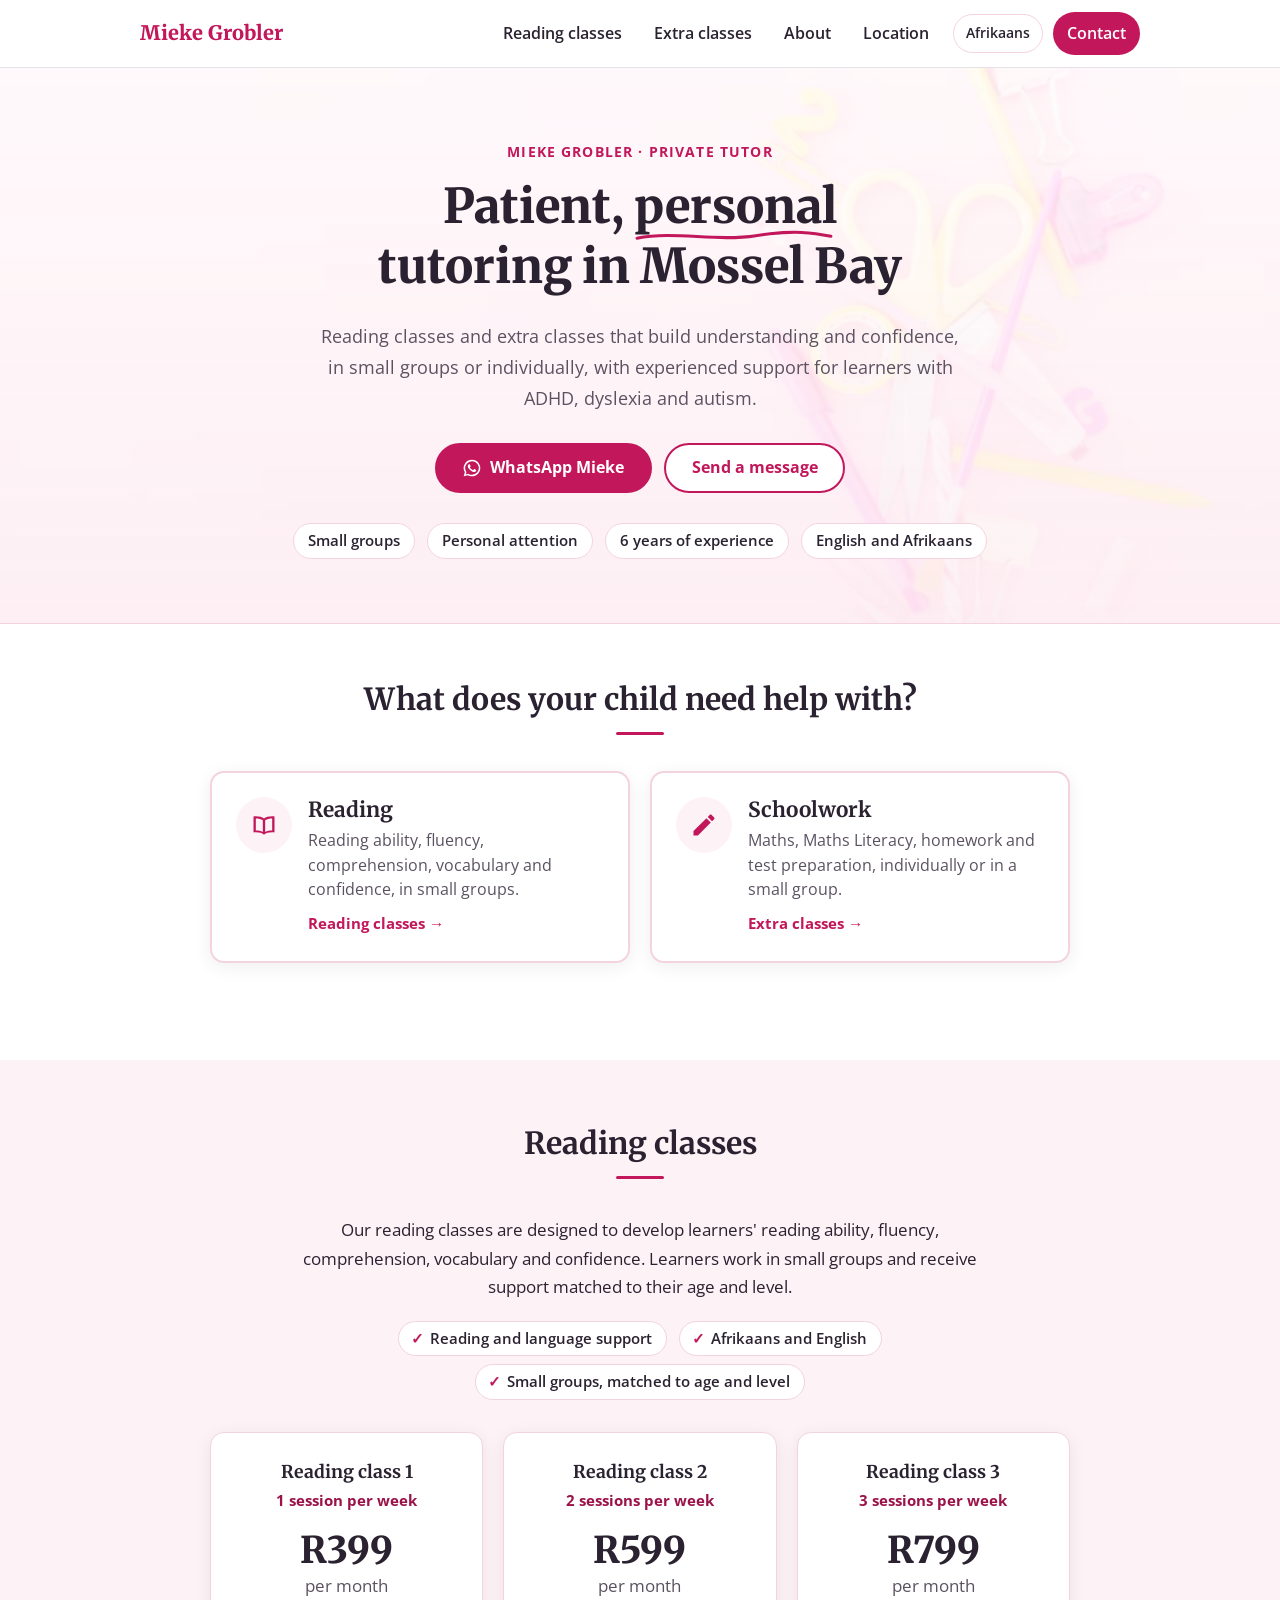
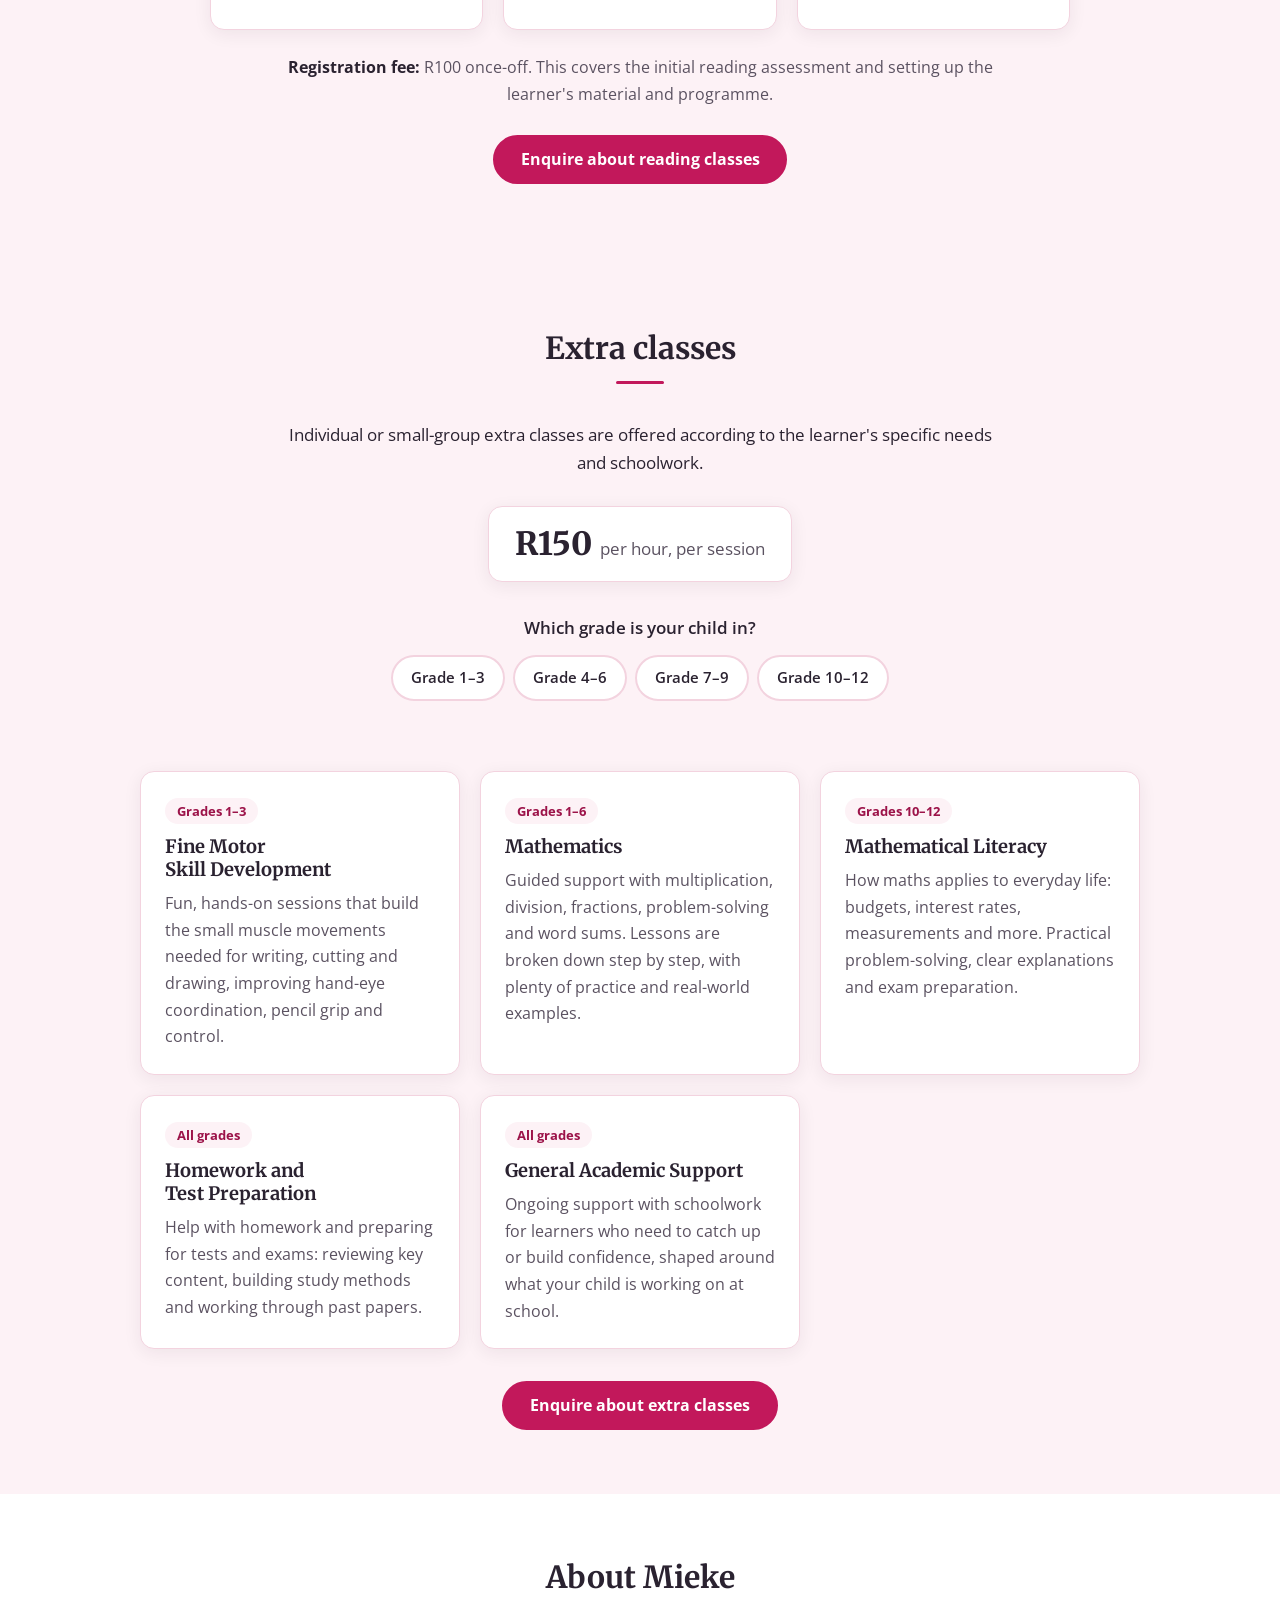
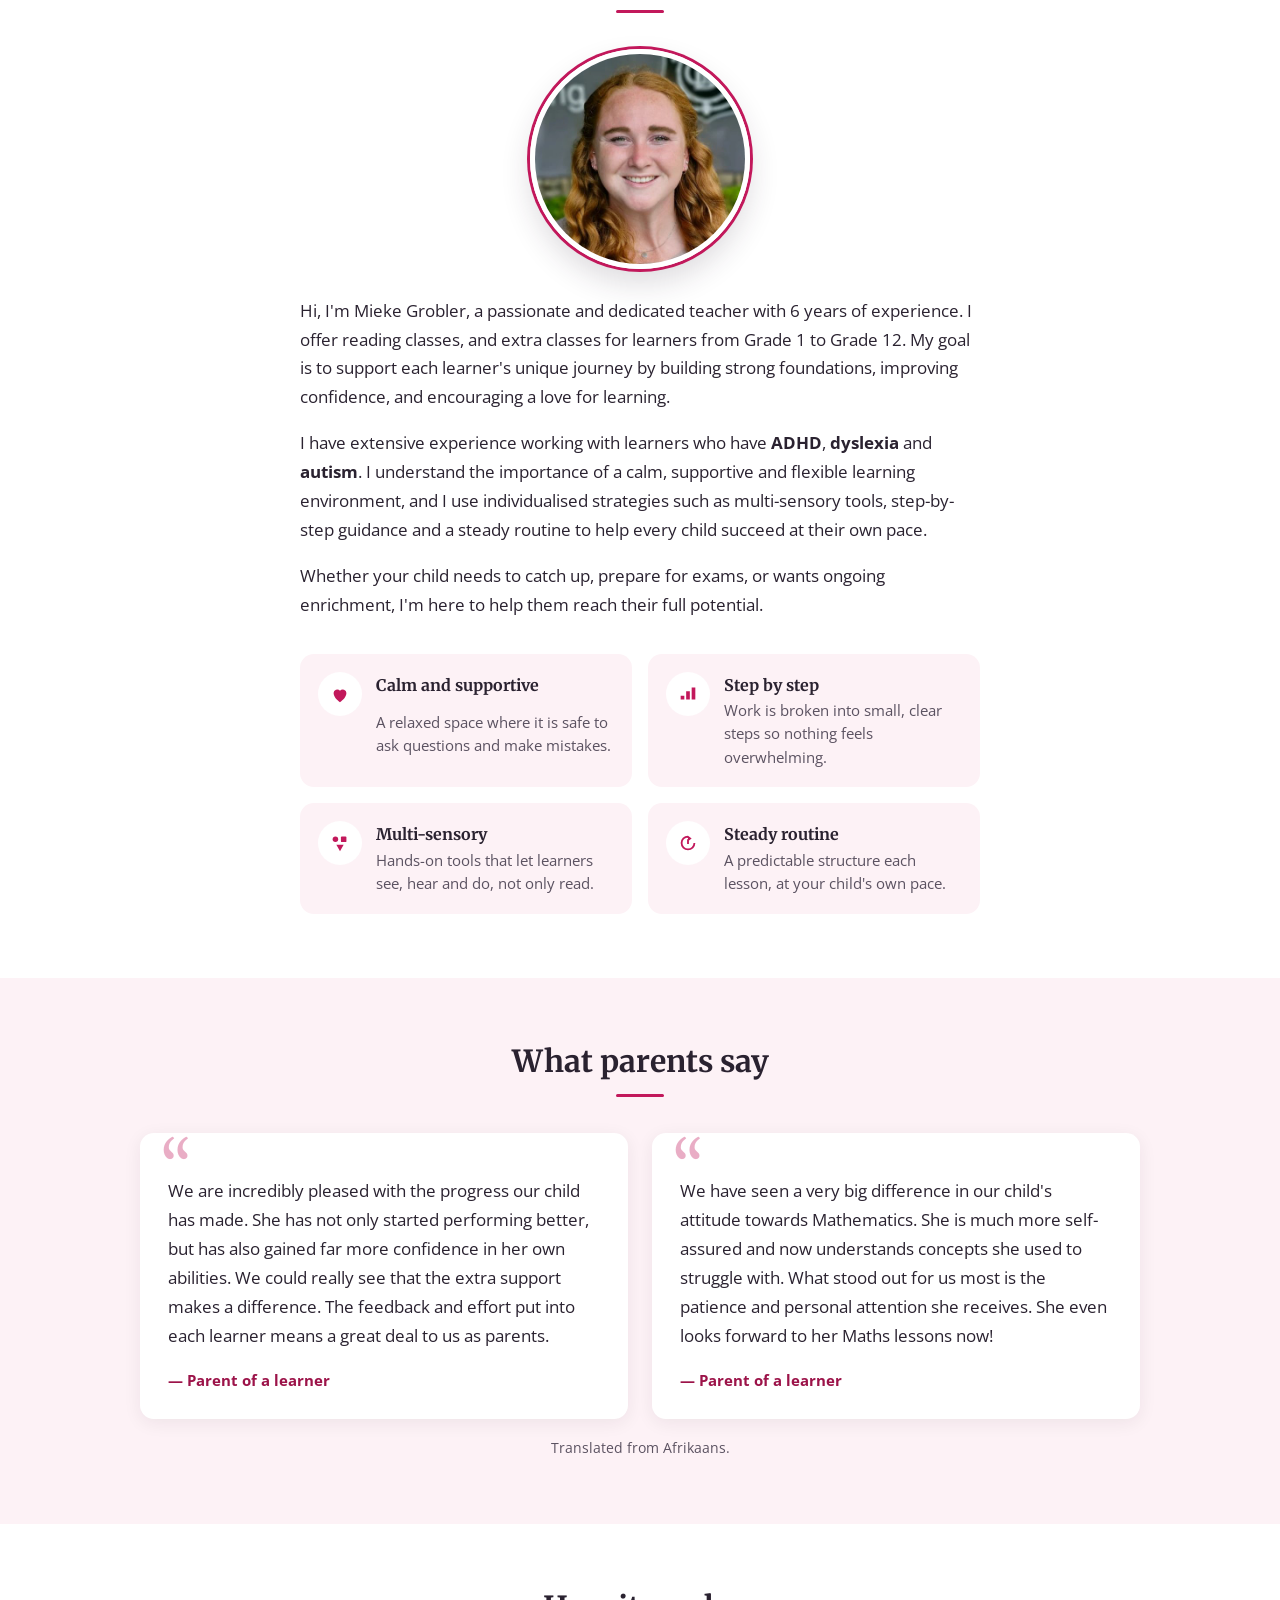
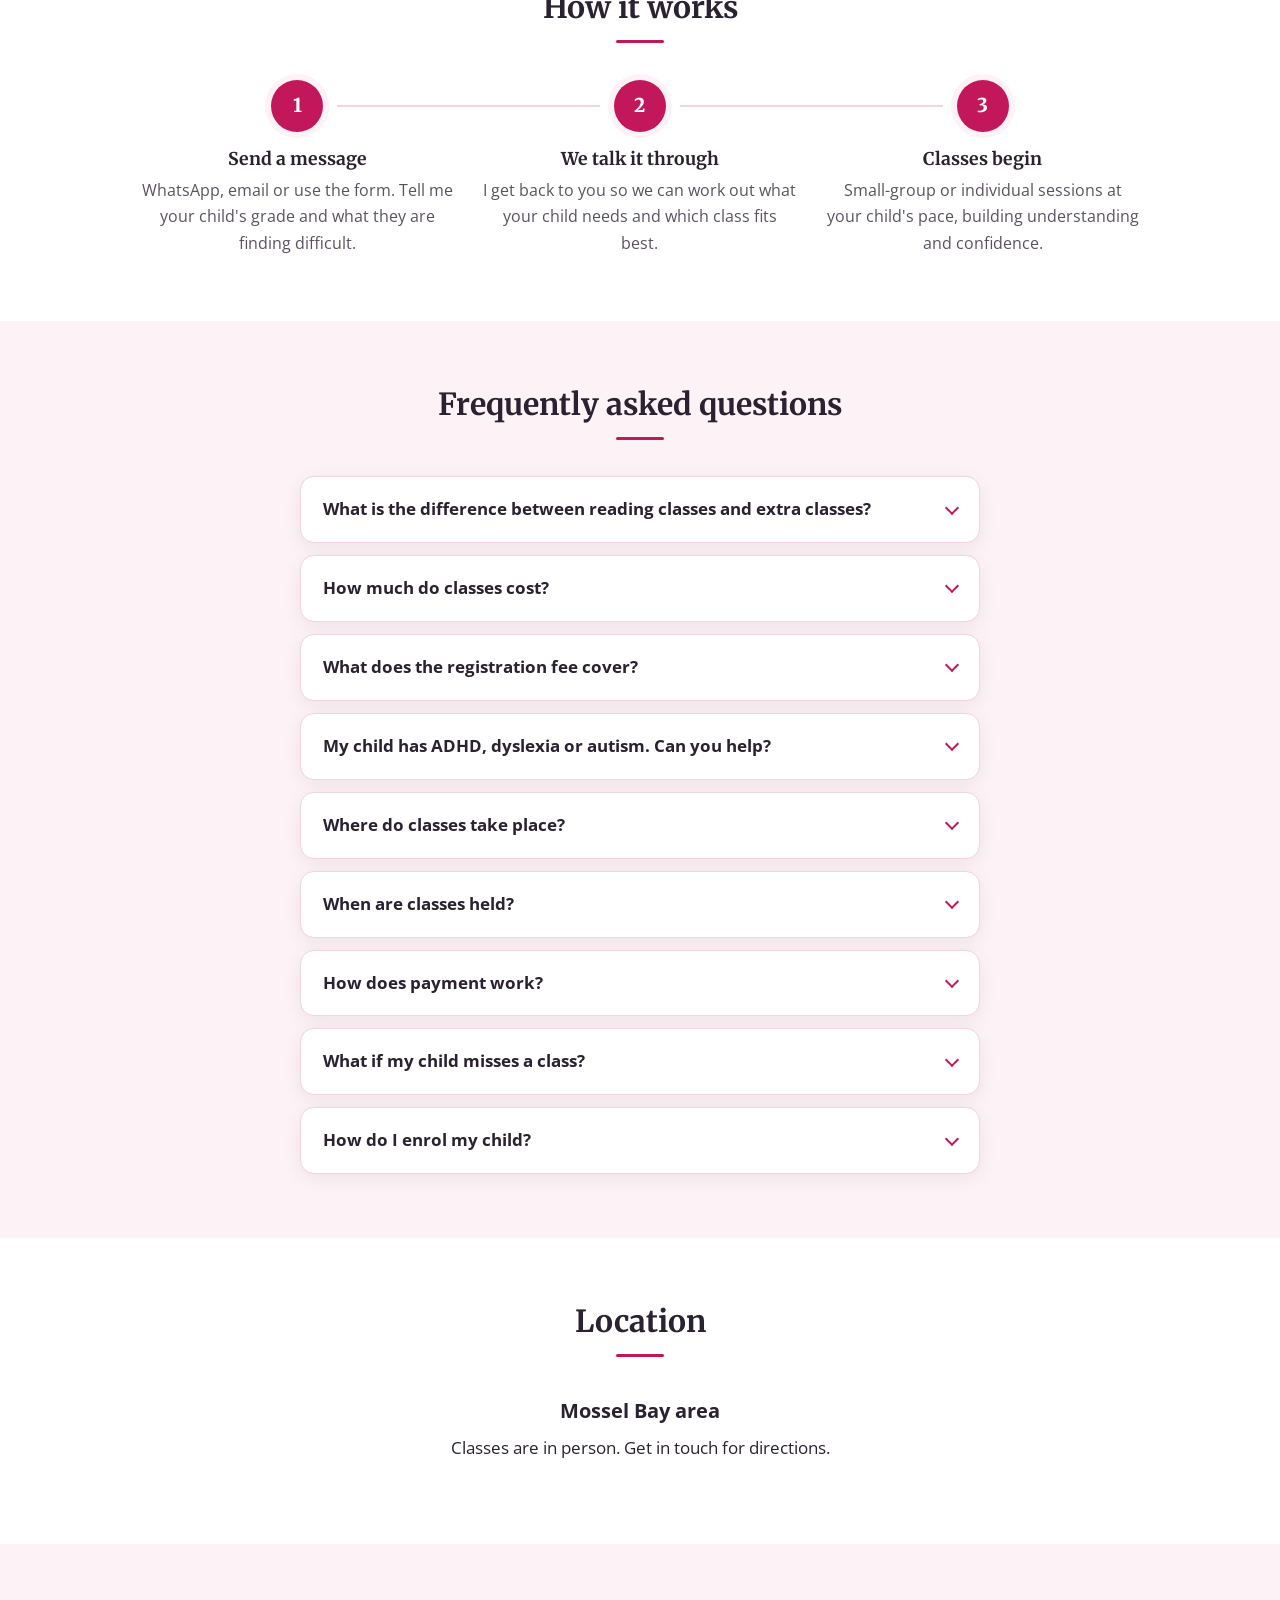
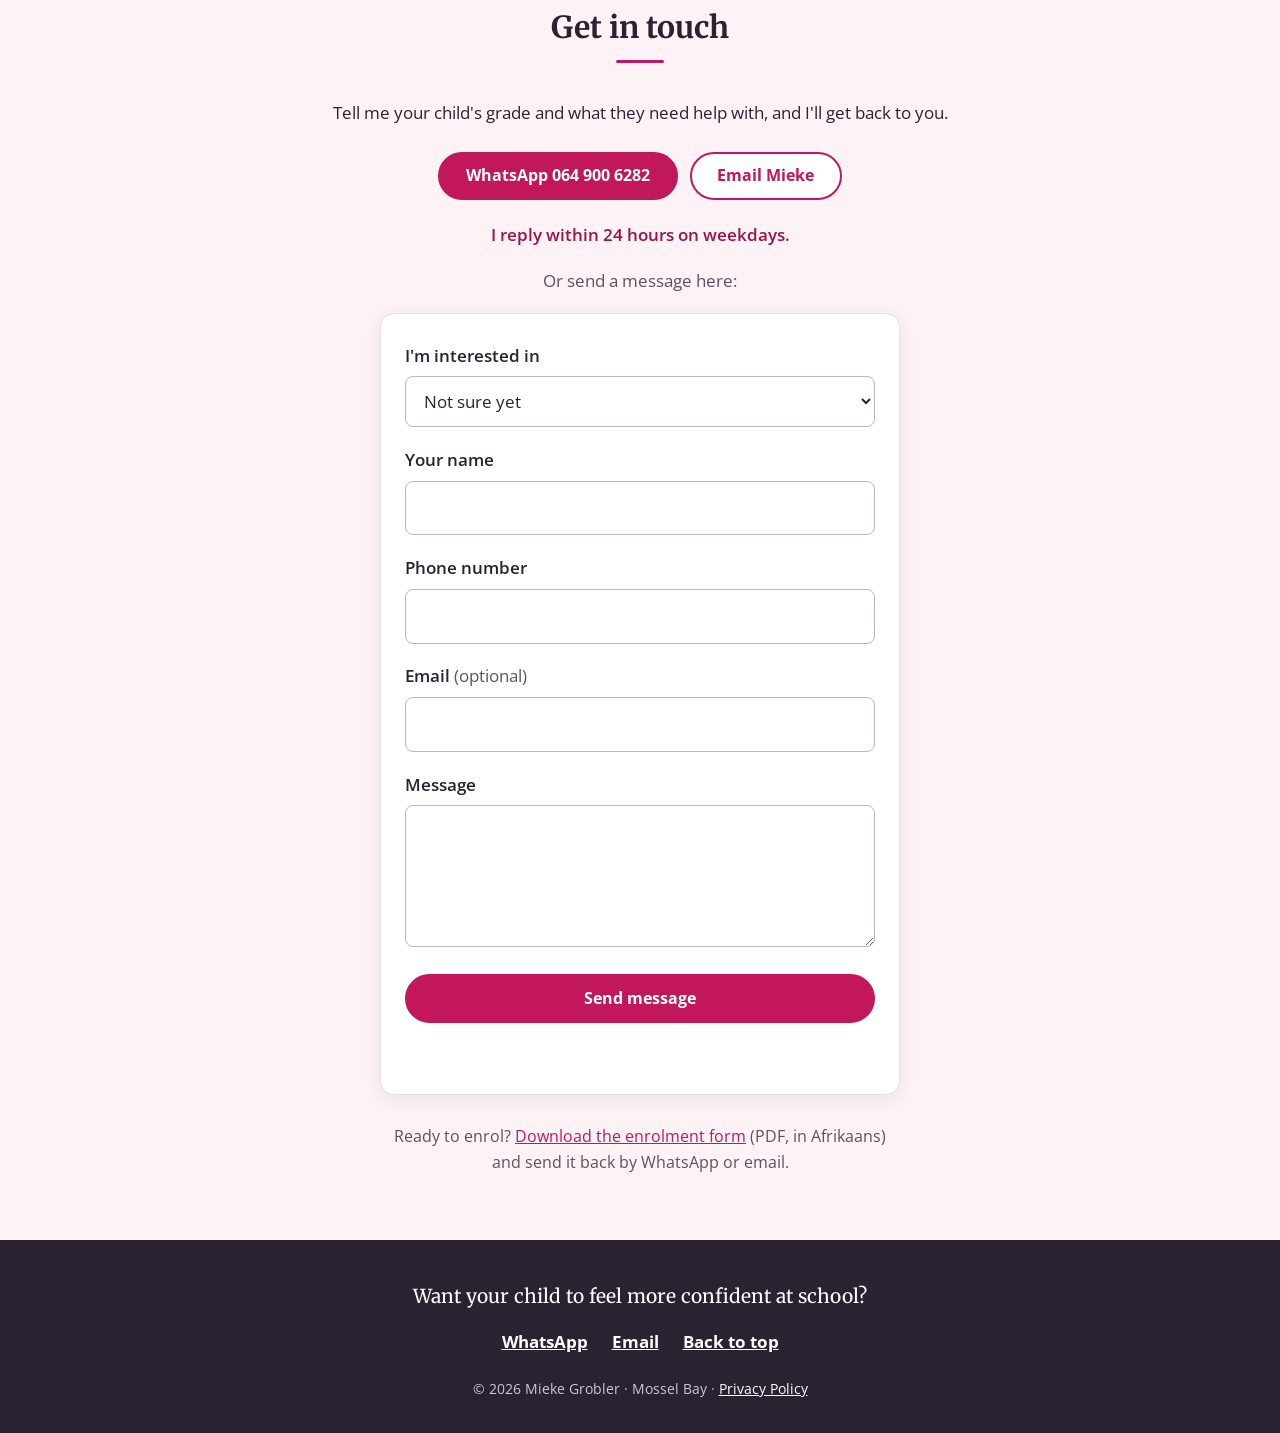
<file: index.html>
<!DOCTYPE html>
<html lang="en">
<head>
    <meta charset="UTF-8" />
    <meta name="viewport" content="width=device-width, initial-scale=1" />
    <title>Reading Classes and Extra Classes in Mossel Bay | Mieke Grobler</title>
    <meta name="description" content="Reading classes and extra classes in Mossel Bay, in small groups or individually: reading, Afrikaans, English, Maths, Maths Literacy, homework and test preparation. Experienced with ADHD, dyslexia and autism." />
    <meta property="og:type" content="website" />
    <meta property="og:title" content="Mieke Grobler | Reading Classes and Extra Classes in Mossel Bay" />
    <meta property="og:description" content="Small groups, personal attention and learning with confidence. Reading classes from R399 per month, extra classes R150 per hour." />
    <meta property="og:image" content="https://janvanriebeek.github.io/MiekeGroblerWebsite/mieke.jpg" />
    <meta property="og:locale" content="en_ZA" />
    <meta name="theme-color" content="#c2185b" />
    <script>document.documentElement.classList.add('js');</script>
    <link rel="preconnect" href="https://fonts.googleapis.com" />
    <link rel="preconnect" href="https://fonts.gstatic.com" crossorigin />
    <link href="https://fonts.googleapis.com/css2?family=Open+Sans:wght@400;600;700&family=Merriweather:wght@700;800&display=swap" rel="stylesheet" />
    <link rel="icon" href="data:image/svg+xml,%3Csvg xmlns='http://www.w3.org/2000/svg' viewBox='0 0 64 64'%3E%3Crect width='64' height='64' rx='14' fill='%23c2185b'/%3E%3Ctext x='32' y='45' font-family='Georgia,serif' font-size='38' font-weight='700' text-anchor='middle' fill='white'%3EM%3C/text%3E%3C/svg%3E" />
    <link rel="stylesheet" href="style.css" />
    <script type="application/ld+json">
    {
      "@context": "https://schema.org",
      "@type": "LocalBusiness",
      "name": "Mieke Grobler – Private Tutor",
      "description": "Reading classes and extra classes in Mossel Bay, with support for learners with ADHD, dyslexia and autism.",
      "areaServed": "Mossel Bay",
      "address": { "@type": "PostalAddress", "addressLocality": "Mossel Bay", "addressRegion": "Western Cape", "addressCountry": "ZA" },
      "telephone": "+27649006282",
      "email": "miekegrobler03@gmail.com",
      "image": "https://janvanriebeek.github.io/MiekeGroblerWebsite/mieke.jpg",
      "priceRange": "Extra classes R150 per hour; reading classes from R399 per month"
    }
    </script>
</head>
<body>

    <a class="skip-link" href="#main">Skip to content</a>

    <div id="notice" class="notice" role="status" hidden></div>

    <header class="site-header">
        <nav class="nav" aria-label="Main">
            <a class="nav-logo" href="#home">Mieke Grobler</a>
            <button class="nav-toggle" type="button" aria-expanded="false" aria-controls="nav-menu" aria-label="Menu">
                <span></span><span></span><span></span>
            </button>
            <ul id="nav-menu" class="nav-menu">
                <li><a href="#reading">Reading classes</a></li>
                <li><a href="#extra">Extra classes</a></li>
                <li><a href="#about">About</a></li>
                <li><a href="#location">Location</a></li>
                <li><a class="lang-switch" href="afrikaans.html" lang="af" hreflang="af">Afrikaans</a></li>
                <li><a class="nav-cta" href="#contact">Contact</a></li>
            </ul>
        </nav>
    </header>

    <main id="main">

    <!-- Hero -->
    <section id="home" class="hero">
        <div class="hero-content">
            <p class="eyebrow hero-in">Mieke Grobler · Private Tutor</p>
            <h1 class="hero-in">Patient, <span class="mark">personal<svg viewBox="0 0 200 12" preserveAspectRatio="none" aria-hidden="true"><path d="M3 8 C 40 2, 80 11, 120 6 S 180 4, 197 7" pathLength="1"/></svg></span> tutoring in Mossel Bay</h1>
            <p class="hero-lead hero-in">Reading classes and extra classes that build understanding and confidence, in small groups or individually, with experienced support for learners with ADHD, dyslexia and autism.</p>
            <div class="hero-actions hero-in">
                <a class="btn btn-primary" data-wa href="https://wa.me/27649006282?text=Hi%20Mieke%2C%20I%27d%20like%20to%20ask%20about%20classes%20for%20my%20child." target="_blank" rel="noopener">
                    <svg class="icon" viewBox="0 0 24 24" aria-hidden="true"><path id="wa-path" fill="currentColor" d="M12 2a10 10 0 0 0-8.6 15.1L2 22l5-1.3A10 10 0 1 0 12 2Zm0 18.2a8.200 8.200 0 0 1-4.200-1.150l-.3-.18-3 .78.8-2.900-.2-.3A8.200 8.200 0 1 1 12 20.200Zm4.500-6.100c-.25-.120-1.460-.720-1.690-.800-.230-.080-.390-.120-.560.120-.160.250-.640.800-.780.970-.140.160-.290.180-.540.060a6.700 6.700 0 0 1-2-1.230 7.400 7.400 0 0 1-1.370-1.700c-.140-.250 0-.380.110-.500.110-.110.250-.290.370-.430.120-.140.160-.250.250-.410.080-.160.040-.310-.020-.430-.060-.120-.560-1.340-.760-1.840-.200-.480-.410-.420-.560-.420h-.480a.920.920 0 0 0-.660.310 2.800 2.800 0 0 0-.870 2.070c0 1.220.890 2.400 1.010 2.560.120.160 1.750 2.670 4.240 3.740.590.260 1.050.410 1.410.520.590.190 1.130.160 1.560.100.480-.070 1.460-.600 1.670-1.170.210-.580.210-1.070.140-1.170-.060-.110-.220-.170-.470-.290Z"/></svg>
                    WhatsApp Mieke
                </a>
                <a class="btn btn-secondary" href="#contact">Send a message</a>
            </div>
            <ul class="hero-points hero-in">
                <li>Small groups</li>
                <li>Personal attention</li>
                <li>6 years of experience</li>
                <li>English and Afrikaans</li>
            </ul>
        </div>
    </section>

    <!-- Choose a path: reading classes or extra classes -->
    <section id="choose" class="section section-compact">
        <div class="container">
            <h2 class="reveal">What does your child need help with?</h2>
            <div class="paths" role="group" aria-label="What does your child need help with?">
                <button type="button" class="path reveal" data-path="reading" aria-pressed="false">
                    <span class="path-icon" aria-hidden="true"><svg viewBox="0 0 24 24"><path d="M12 6.500C10.300 5.200 8 4.500 5 4.500c-.800 0-1.500.100-2 .200v13.800c.500-.100 1.200-.200 2-.200 3 0 5.300.700 7 2 1.700-1.300 4-2 7-2 .800 0 1.500.100 2 .200V4.700c-.500-.100-1.200-.200-2-.200-3 0-5.300.700-7 2Zm-1 11.400c-1.600-.800-3.600-1.200-6-1.200V6.500c2.400 0 4.400.500 6 1.500v9.900Zm8-1.200c-2.400 0-4.400.400-6 1.200V8c1.600-1 3.600-1.500 6-1.500v10.200Z"/></svg></span>
                    <span class="path-title">Reading</span>
                    <span class="path-text">Reading ability, fluency, comprehension, vocabulary and confidence, in small groups.</span>
                    <span class="path-go">Reading classes →</span>
                </button>
                <button type="button" class="path reveal" data-path="extra" aria-pressed="false">
                    <span class="path-icon" aria-hidden="true"><svg viewBox="0 0 24 24"><path d="M3 17.200V21h3.800L17.800 9.900l-3.700-3.700L3 17.200ZM20.700 7c.400-.400.400-1 0-1.400l-2.300-2.300c-.400-.400-1-.400-1.400 0l-1.800 1.800 3.700 3.700L20.700 7Z"/></svg></span>
                    <span class="path-title">Schoolwork</span>
                    <span class="path-text">Maths, Maths Literacy, homework and test preparation, individually or in a small group.</span>
                    <span class="path-go">Extra classes →</span>
                </button>
            </div>
            <p class="paths-reset"><button type="button" id="path-reset" hidden>Show both options</button></p>
        </div>
    </section>

    <!-- Reading classes -->
    <section id="reading" class="section section-tint" data-service="reading">
        <div class="container">
            <h2 class="reveal">Reading classes</h2>
            <div class="service-intro reveal">
                <p>Our reading classes are designed to develop learners' reading ability, fluency, comprehension, vocabulary and confidence. Learners work in small groups and receive support matched to their age and level.</p>
                <ul class="ticks">
                    <li>Reading and language support</li>
                    <li>Afrikaans and English</li>
                    <li>Small groups, matched to age and level</li>
                </ul>
            </div>
            <div class="plans">
                <article class="plan reveal">
                    <h3>Reading class 1</h3>
                    <p class="plan-freq">1 session per week</p>
                    <p class="plan-price"><span class="price-amount">R399</span> per month</p>
                </article>
                <article class="plan reveal">
                    <h3>Reading class 2</h3>
                    <p class="plan-freq">2 sessions per week</p>
                    <p class="plan-price"><span class="price-amount">R599</span> per month</p>
                </article>
                <article class="plan reveal">
                    <h3>Reading class 3</h3>
                    <p class="plan-freq">3 sessions per week</p>
                    <p class="plan-price"><span class="price-amount">R799</span> per month</p>
                </article>
            </div>
            <p class="fee-note reveal"><strong>Registration fee:</strong> R100 once-off. This covers the initial reading assessment and setting up the learner's material and programme.</p>
            <p class="center"><a class="btn btn-primary" href="#contact" data-enquire="reading">Enquire about reading classes</a></p>
        </div>
    </section>

    <!-- Extra classes -->
    <section id="extra" class="section section-tint" data-service="extra">
        <div class="container">
            <h2 class="reveal">Extra classes</h2>
            <div class="service-intro reveal">
                <p>Individual or small-group extra classes are offered according to the learner's specific needs and schoolwork.</p>
                <p class="rate"><span class="price-amount">R150</span> per hour, per session</p>
            </div>
            <div class="grade-picker reveal" role="group" aria-label="Choose your child's grade">
                <p id="grade-prompt">Which grade is your child in?</p>
                <div class="grade-chips">
                    <button type="button" class="chip" data-grade="1-3" aria-pressed="false">Grade 1–3</button>
                    <button type="button" class="chip" data-grade="4-6" aria-pressed="false">Grade 4–6</button>
                    <button type="button" class="chip" data-grade="7-9" aria-pressed="false">Grade 7–9</button>
                    <button type="button" class="chip" data-grade="10-12" aria-pressed="false">Grade 10–12</button>
                </div>
                <p id="grade-result" class="grade-result" role="status" aria-live="polite"></p>
            </div>
            <div class="card-grid">
                <article class="card reveal" data-grades="1-3">
                    <p class="card-tag">Grades 1–3</p>
                    <h3>Fine Motor Skill Development</h3>
                    <p>Fun, hands-on sessions that build the small muscle movements needed for writing, cutting and drawing, improving hand-eye coordination, pencil grip and control.</p>
                </article>
                <article class="card reveal" data-grades="1-3 4-6">
                    <p class="card-tag">Grades 1–6</p>
                    <h3>Mathematics</h3>
                    <p>Guided support with multiplication, division, fractions, problem-solving and word sums. Lessons are broken down step by step, with plenty of practice and real-world examples.</p>
                </article>
                <article class="card reveal" data-grades="10-12">
                    <p class="card-tag">Grades 10–12</p>
                    <h3>Mathematical Literacy</h3>
                    <p>How maths applies to everyday life: budgets, interest rates, measurements and more. Practical problem-solving, clear explanations and exam preparation.</p>
                </article>
                <article class="card reveal" data-grades="all">
                    <p class="card-tag">All grades</p>
                    <h3>Homework and Test Preparation</h3>
                    <p>Help with homework and preparing for tests and exams: reviewing key content, building study methods and working through past papers.</p>
                </article>
                <article class="card reveal" data-grades="all">
                    <p class="card-tag">All grades</p>
                    <h3>General Academic Support</h3>
                    <p>Ongoing support with schoolwork for learners who need to catch up or build confidence, shaped around what your child is working on at school.</p>
                </article>
            </div>
            <p class="center service-cta"><a class="btn btn-primary" href="#contact" data-enquire="extra">Enquire about extra classes</a></p>
        </div>
    </section>

    <!-- About -->
    <section id="about" class="section">
        <div class="container narrow">
            <h2 class="reveal">About Mieke</h2>
            <img class="about-photo reveal" src="mieke.jpg" alt="Mieke Grobler" width="220" height="220">
            <p class="reveal">Hi, I'm Mieke Grobler, a passionate and dedicated teacher with 6 years of experience. I offer reading classes, and extra classes for learners from Grade 1 to Grade 12. My goal is to support each learner's unique journey by building strong foundations, improving confidence, and encouraging a love for learning.</p>
            <p class="reveal">I have extensive experience working with learners who have <strong>ADHD</strong>, <strong>dyslexia</strong> and <strong>autism</strong>. I understand the importance of a calm, supportive and flexible learning environment, and I use individualised strategies such as multi-sensory tools, step-by-step guidance and a steady routine to help every child succeed at their own pace.</p>
            <p class="reveal">Whether your child needs to catch up, prepare for exams, or wants ongoing enrichment, I'm here to help them reach their full potential.</p>
            <ul class="approach">
                <li class="reveal"><span class="approach-icon" aria-hidden="true"><svg viewBox="0 0 24 24"><path d="M12 21s-7-4.400-7-10a4 4 0 0 1 7-2.600A4 4 0 0 1 19 11c0 5.600-7 10-7 10Z"/></svg></span><strong>Calm and supportive</strong><span>A relaxed space where it is safe to ask questions and make mistakes.</span></li>
                <li class="reveal"><span class="approach-icon" aria-hidden="true"><svg viewBox="0 0 24 24"><path d="M4 18h4v-4H4v4Zm6 0h4V9h-4v9Zm6 0h4V5h-4v13Z"/></svg></span><strong>Step by step</strong><span>Work is broken into small, clear steps so nothing feels overwhelming.</span></li>
                <li class="reveal"><span class="approach-icon" aria-hidden="true"><svg viewBox="0 0 24 24"><circle cx="7" cy="8" r="3"/><rect x="13" y="5" width="6" height="6" rx="1"/><path d="M12 21l-4-7h8l-4 7Z"/></svg></span><strong>Multi-sensory</strong><span>Hands-on tools that let learners see, hear and do, not only read.</span></li>
                <li class="reveal"><span class="approach-icon" aria-hidden="true"><svg viewBox="0 0 24 24"><path d="M12 4a8 8 0 1 0 8 8h-2a6 6 0 1 1-6-6V4Zm0 0 4 3-4 3V4Zm-1 4h2v5h-2V8Z"/></svg></span><strong>Steady routine</strong><span>A predictable structure each lesson, at your child's own pace.</span></li>
            </ul>
            <!-- QUALIFICATIONS: add more real details here once confirmed, e.g.
                 <ul class="credentials">
                     <li>Qualification and institution</li>
                     <li>SACE registration / police clearance</li>
                 </ul> -->
        </div>
    </section>

    <!-- Testimonials -->
    <section id="testimonials" class="section section-tint">
        <div class="container">
            <h2 class="reveal">What parents say</h2>
            <div class="quotes">
                <figure class="quote reveal">
                    <blockquote>We are incredibly pleased with the progress our child has made. She has not only started performing better, but has also gained far more confidence in her own abilities. We could really see that the extra support makes a difference. The feedback and effort put into each learner means a great deal to us as parents.</blockquote>
                    <figcaption>Parent of a learner</figcaption>
                </figure>
                <figure class="quote reveal">
                    <blockquote>We have seen a very big difference in our child's attitude towards Mathematics. She is much more self-assured and now understands concepts she used to struggle with. What stood out for us most is the patience and personal attention she receives. She even looks forward to her Maths lessons now!</blockquote>
                    <figcaption>Parent of a learner</figcaption>
                </figure>
            </div>
            <p class="quotes-note">Translated from Afrikaans.</p>
        </div>
    </section>

    <!-- How it works -->
    <section id="how" class="section">
        <div class="container">
            <h2 class="reveal">How it works</h2>
            <ol class="steps">
                <li class="reveal"><span class="step-num" aria-hidden="true">1</span><h3>Send a message</h3><p>WhatsApp, email or use the form. Tell me your child's grade and what they are finding difficult.</p></li>
                <li class="reveal"><span class="step-num" aria-hidden="true">2</span><h3>We talk it through</h3><p>I get back to you so we can work out what your child needs and which class fits best.</p></li>
                <li class="reveal"><span class="step-num" aria-hidden="true">3</span><h3>Classes begin</h3><p>Small-group or individual sessions at your child's pace, building understanding and confidence.</p></li>
            </ol>
        </div>
    </section>

    <!-- FAQ -->
    <section id="faq" class="section section-tint">
        <div class="container narrow">
            <h2 class="reveal">Frequently asked questions</h2>
            <div class="faq">
                <details class="faq-item reveal">
                    <summary>What is the difference between reading classes and extra classes?</summary>
                    <p>Reading classes focus on reading itself: reading ability, fluency, comprehension, vocabulary and confidence, in small groups, in Afrikaans and English. Extra classes help with schoolwork such as Maths, Maths Literacy, homework and test preparation, individually or in a small group.</p>
                </details>
                <details class="faq-item reveal">
                    <summary>How much do classes cost?</summary>
                    <p>Reading classes are R399, R599 or R799 per month for 1, 2 or 3 sessions per week, plus a once-off R100 registration fee. Extra classes are R150 per hour per session.</p>
                </details>
                <details class="faq-item reveal">
                    <summary>What does the registration fee cover?</summary>
                    <p>The R100 once-off fee applies to reading classes. It covers the initial reading assessment and setting up your child's material and programme.</p>
                </details>
                <details class="faq-item reveal">
                    <summary>My child has ADHD, dyslexia or autism. Can you help?</summary>
                    <p>Yes. I have extensive experience with learners who have ADHD, dyslexia and autism, and I use a calm environment, multi-sensory tools, step-by-step guidance and a steady routine.</p>
                </details>
                <details class="faq-item reveal">
                    <summary>Where do classes take place?</summary>
                    <p>Classes are in person in the Mossel Bay area. Get in touch and I'll send directions.</p>
                </details>
                <details class="faq-item reveal">
                    <summary>When are classes held?</summary>
                    <p>Classes are held on Monday to Friday afternoons and Saturday mornings. Exact days and times are arranged with each family.</p>
                </details>
                <details class="faq-item reveal">
                    <summary>How does payment work?</summary>
                    <p>Reading classes are paid monthly in advance and extra classes per session, by EFT or cash. Banking details are sent when you enrol.</p>
                </details>
                <details class="faq-item reveal">
                    <summary>What if my child misses a class?</summary>
                    <p>Please let me know at least 24 hours ahead. With notice, we'll arrange a catch-up where possible.</p>
                </details>
                <details class="faq-item reveal">
                    <summary>How do I enrol my child?</summary>
                    <p>Send a message by WhatsApp, email or the form below. Once we have agreed on the right class, <a href="inskrywingsvorm.pdf" download>download the enrolment form</a>, fill it in and send it back by WhatsApp or email.</p>
                </details>
            </div>
        </div>
    </section>

    <!-- Location -->
    <section id="location" class="section">
        <div class="container narrow center">
            <h2 class="reveal">Location</h2>
            <p class="location-name reveal">Mossel Bay area</p>
            <p>Classes are in person. Get in touch for directions.</p>
        </div>
    </section>

    <!-- Contact -->
    <section id="contact" class="section section-tint">
        <div class="container narrow">
            <h2 class="reveal">Get in touch</h2>
            <p class="center">Tell me your child's grade and what they need help with, and I'll get back to you.</p>
            <div class="contact-quick reveal">
                <a class="btn btn-primary" data-wa href="https://wa.me/27649006282?text=Hi%20Mieke%2C%20I%27d%20like%20to%20ask%20about%20classes%20for%20my%20child." target="_blank" rel="noopener">WhatsApp 064 900 6282</a>
                <a class="btn btn-secondary" href="mailto:miekegrobler03@gmail.com">Email Mieke</a>
            </div>
            <p id="reply-hours" class="center reply-hours" hidden></p>
            <p class="center form-intro">Or send a message here:</p>
            <form id="contact-form" class="contact-form reveal" action="https://formspree.io/f/xblynzdd" method="POST">
                <div class="form-group">
                    <label for="service">I'm interested in</label>
                    <select id="service" name="service">
                        <option value="Not sure yet">Not sure yet</option>
                        <option value="Reading classes" data-path="reading">Reading classes</option>
                        <option value="Extra classes" data-path="extra">Extra classes</option>
                    </select>
                </div>
                <div class="form-group">
                    <label for="name">Your name</label>
                    <input type="text" id="name" name="name" autocomplete="name" required>
                </div>
                <div class="form-group">
                    <label for="phone">Phone number</label>
                    <input type="tel" id="phone" name="phone" autocomplete="tel" inputmode="tel" required>
                </div>
                <div class="form-group">
                    <label for="email">Email <span class="optional">(optional)</span></label>
                    <input type="email" id="email" name="email" autocomplete="email">
                </div>
                <div class="form-group">
                    <label for="message">Message</label>
                    <textarea id="message" name="message" rows="4" required></textarea>
                </div>
                <input type="hidden" name="_subject" value="New enquiry from the Mieke Grobler website">
                <button type="submit" class="btn btn-primary">Send message</button>
                <p id="form-status" class="form-status" role="status" aria-live="polite"></p>
            </form>
            <p class="center enrol-note">Ready to enrol? <a href="inskrywingsvorm.pdf" download>Download the enrolment form</a> (PDF, in Afrikaans) and send it back by WhatsApp or email.</p>
        </div>
    </section>

    </main>

    <a class="wa-float" data-wa href="https://wa.me/27649006282?text=Hi%20Mieke%2C%20I%27d%20like%20to%20ask%20about%20classes%20for%20my%20child." target="_blank" rel="noopener" aria-label="WhatsApp Mieke">
        <svg viewBox="0 0 24 24" aria-hidden="true"><use href="#wa-path"/></svg>
    </a>

    <footer class="site-footer">
        <p class="footer-cta">Want your child to feel more confident at school?</p>
        <p class="footer-links">
            <a href="https://wa.me/27649006282" target="_blank" rel="noopener">WhatsApp</a>
            <a href="mailto:miekegrobler03@gmail.com">Email</a>
            <a href="#home">Back to top</a>
        </p>
        <p class="footer-small">&copy; 2026 Mieke Grobler · Mossel Bay · <a href="privacy.html">Privacy Policy</a></p>
    </footer>

    <script src="settings.js"></script>
    <script src="site.js"></script>
</body>
</html>
</file>
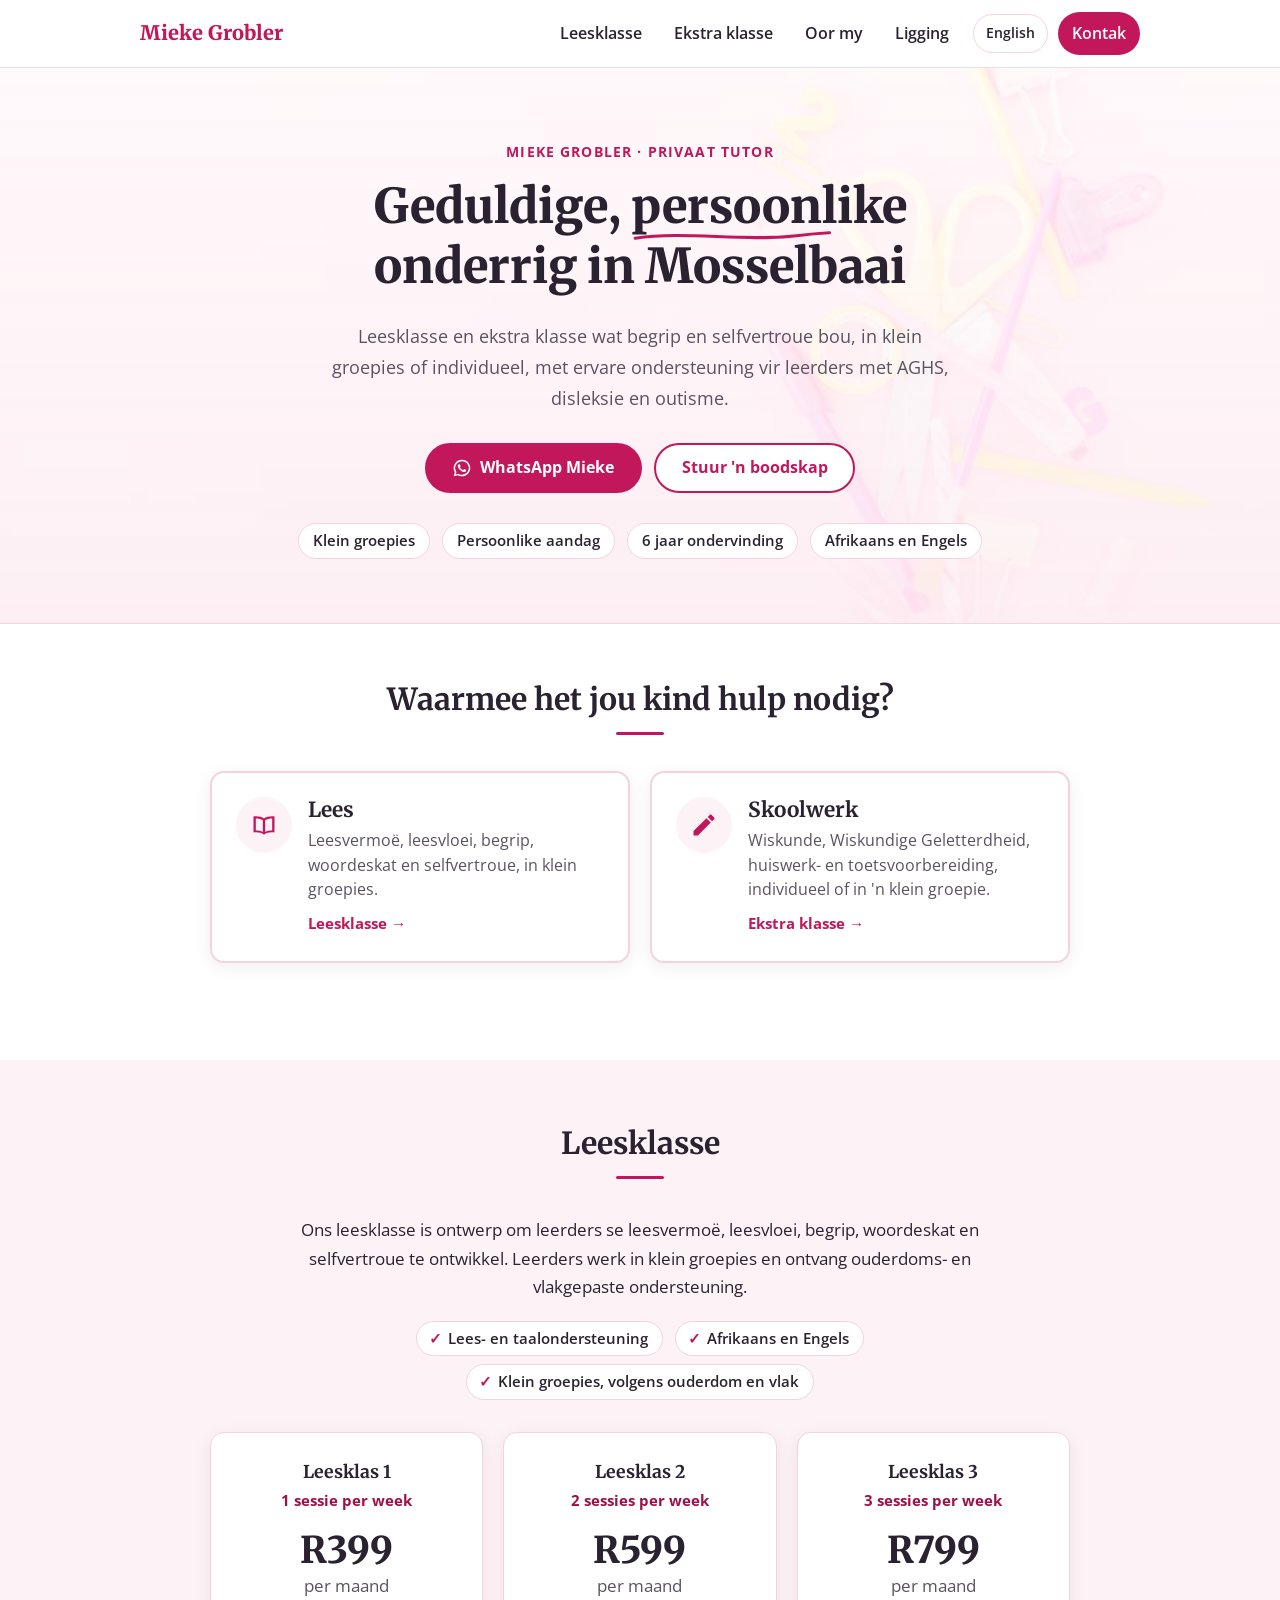
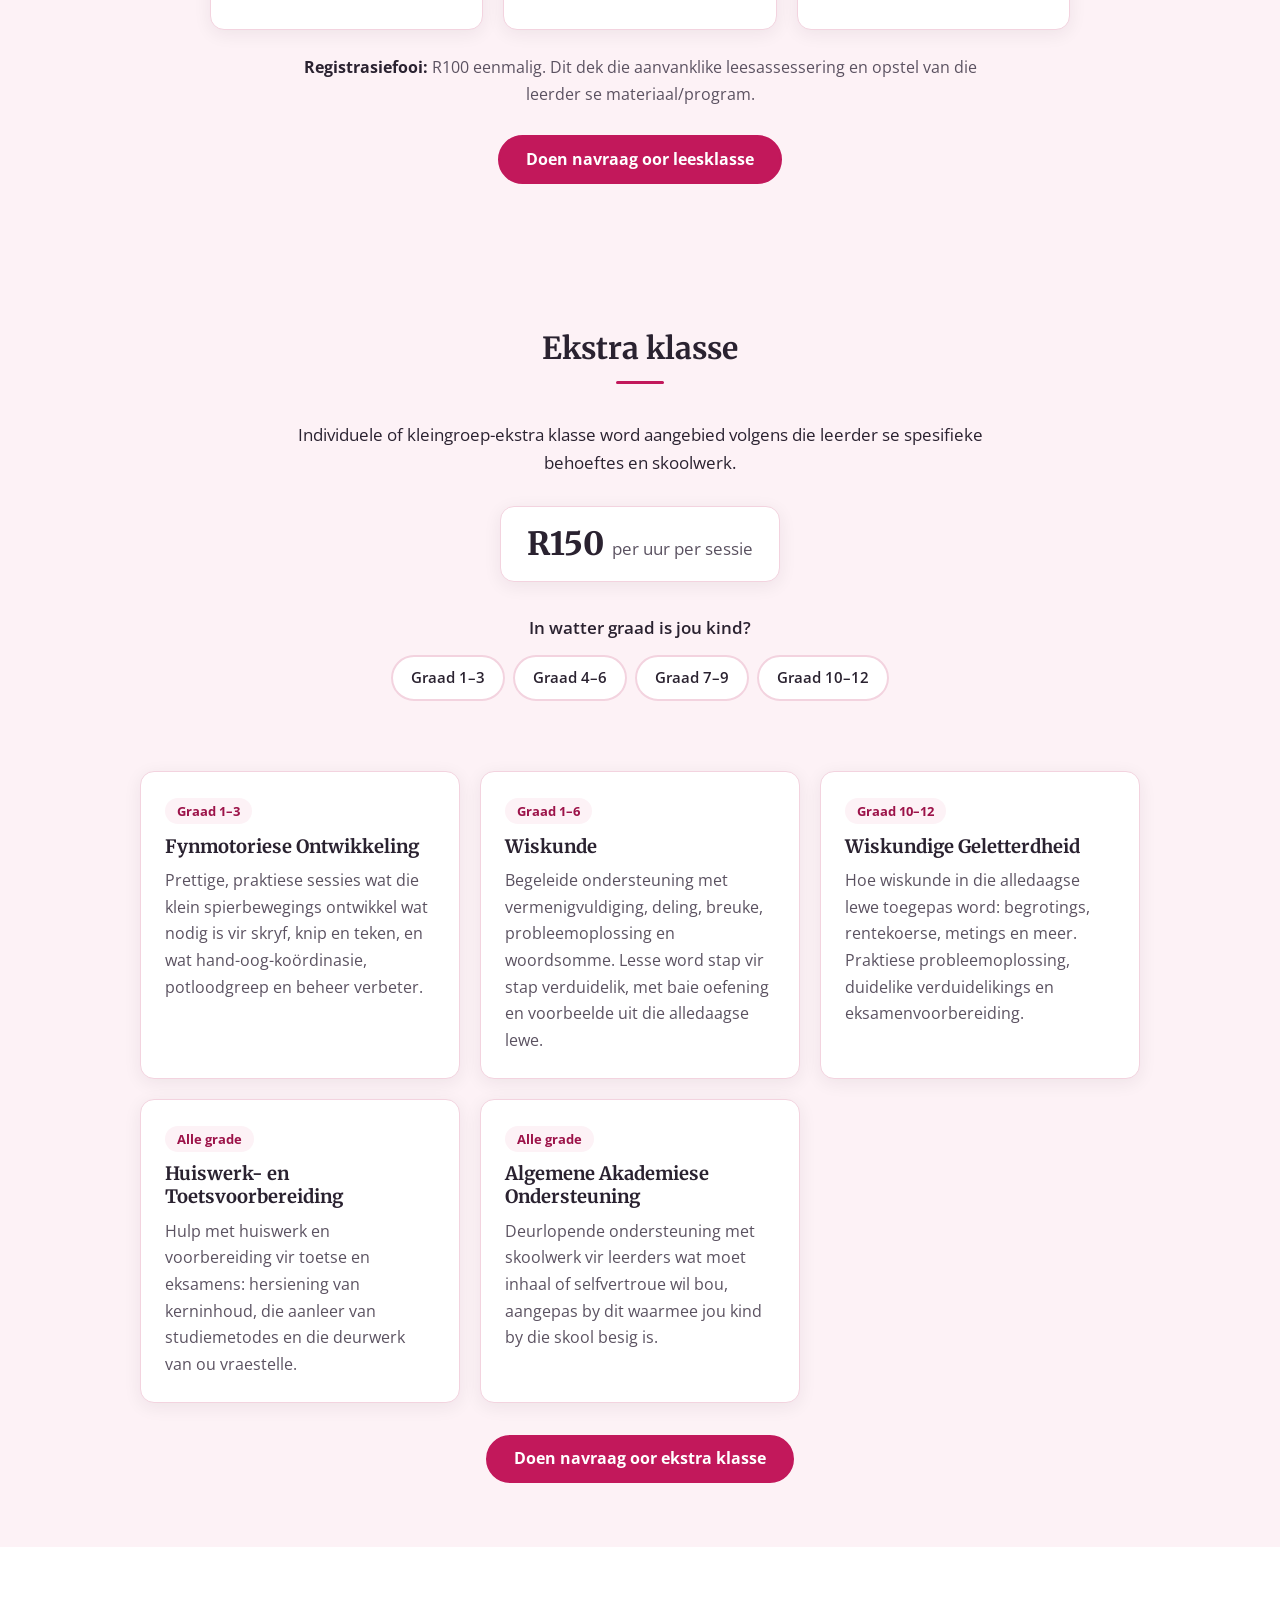
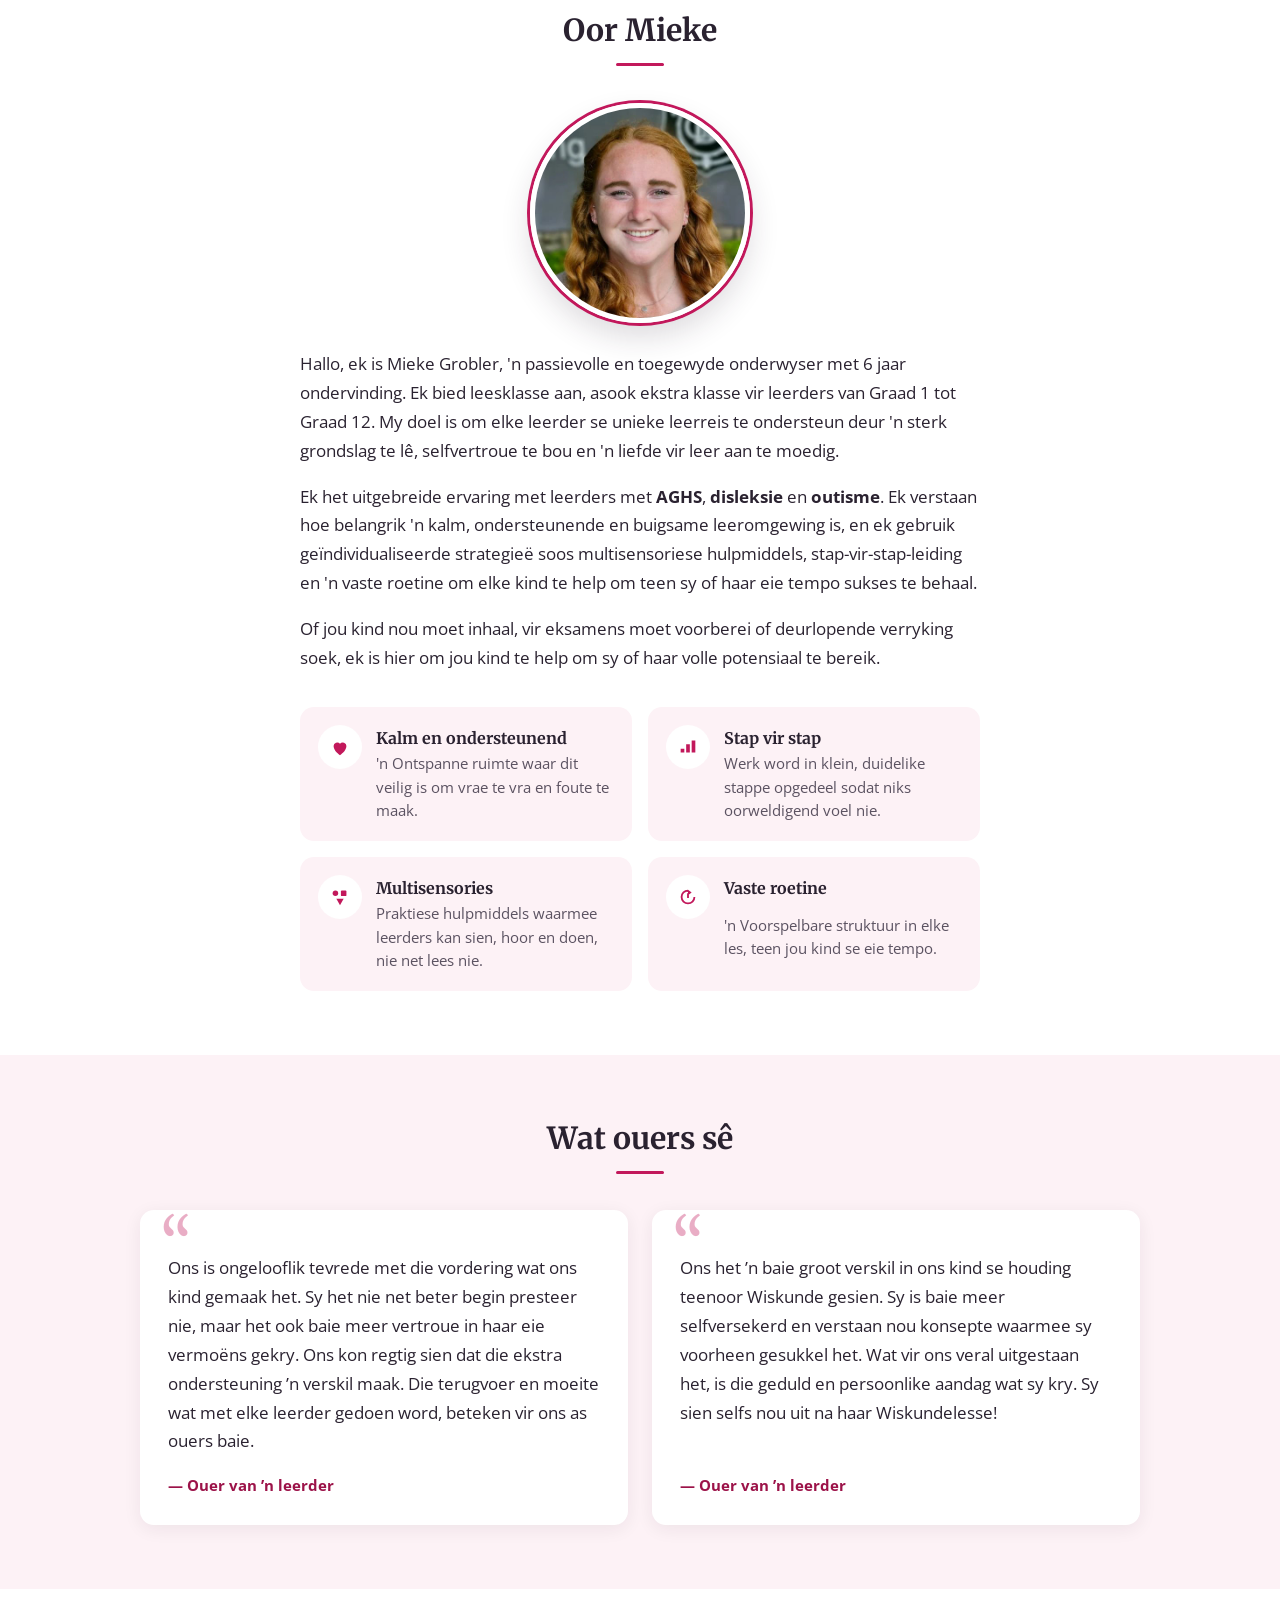
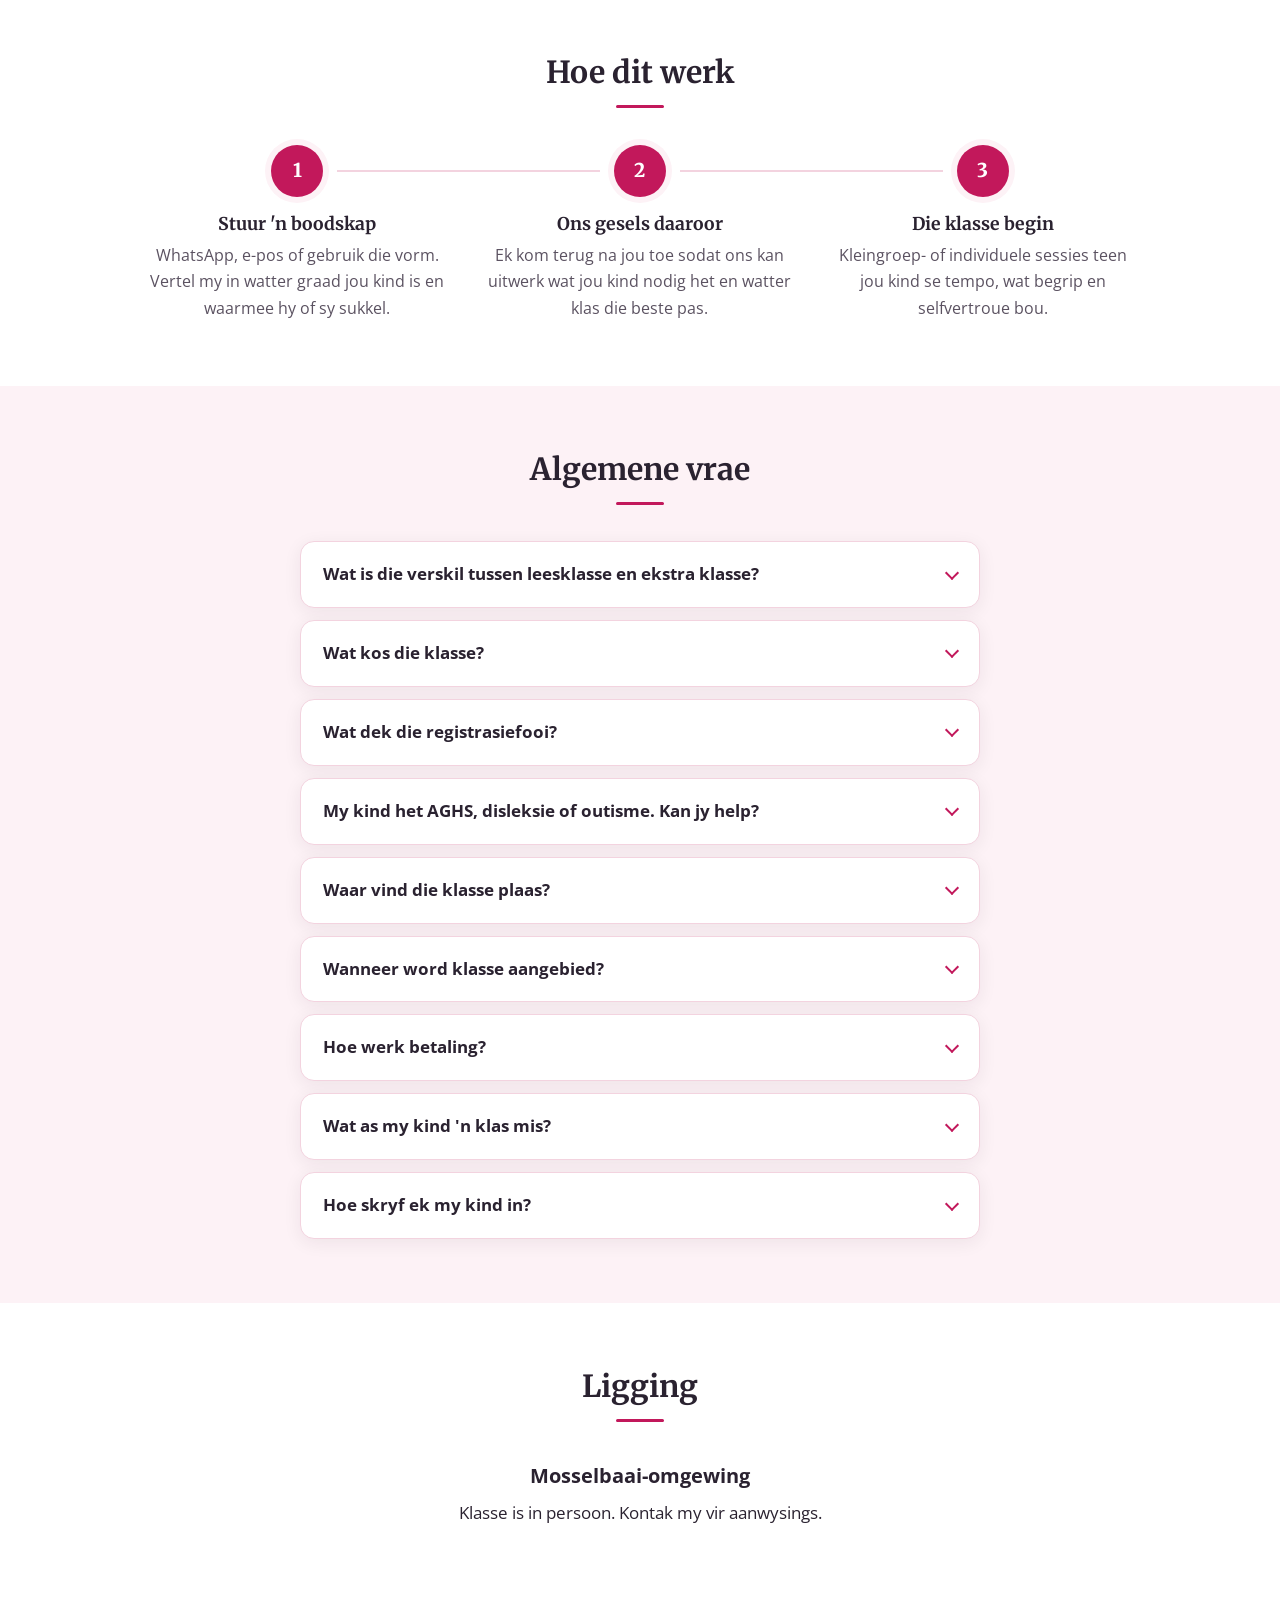
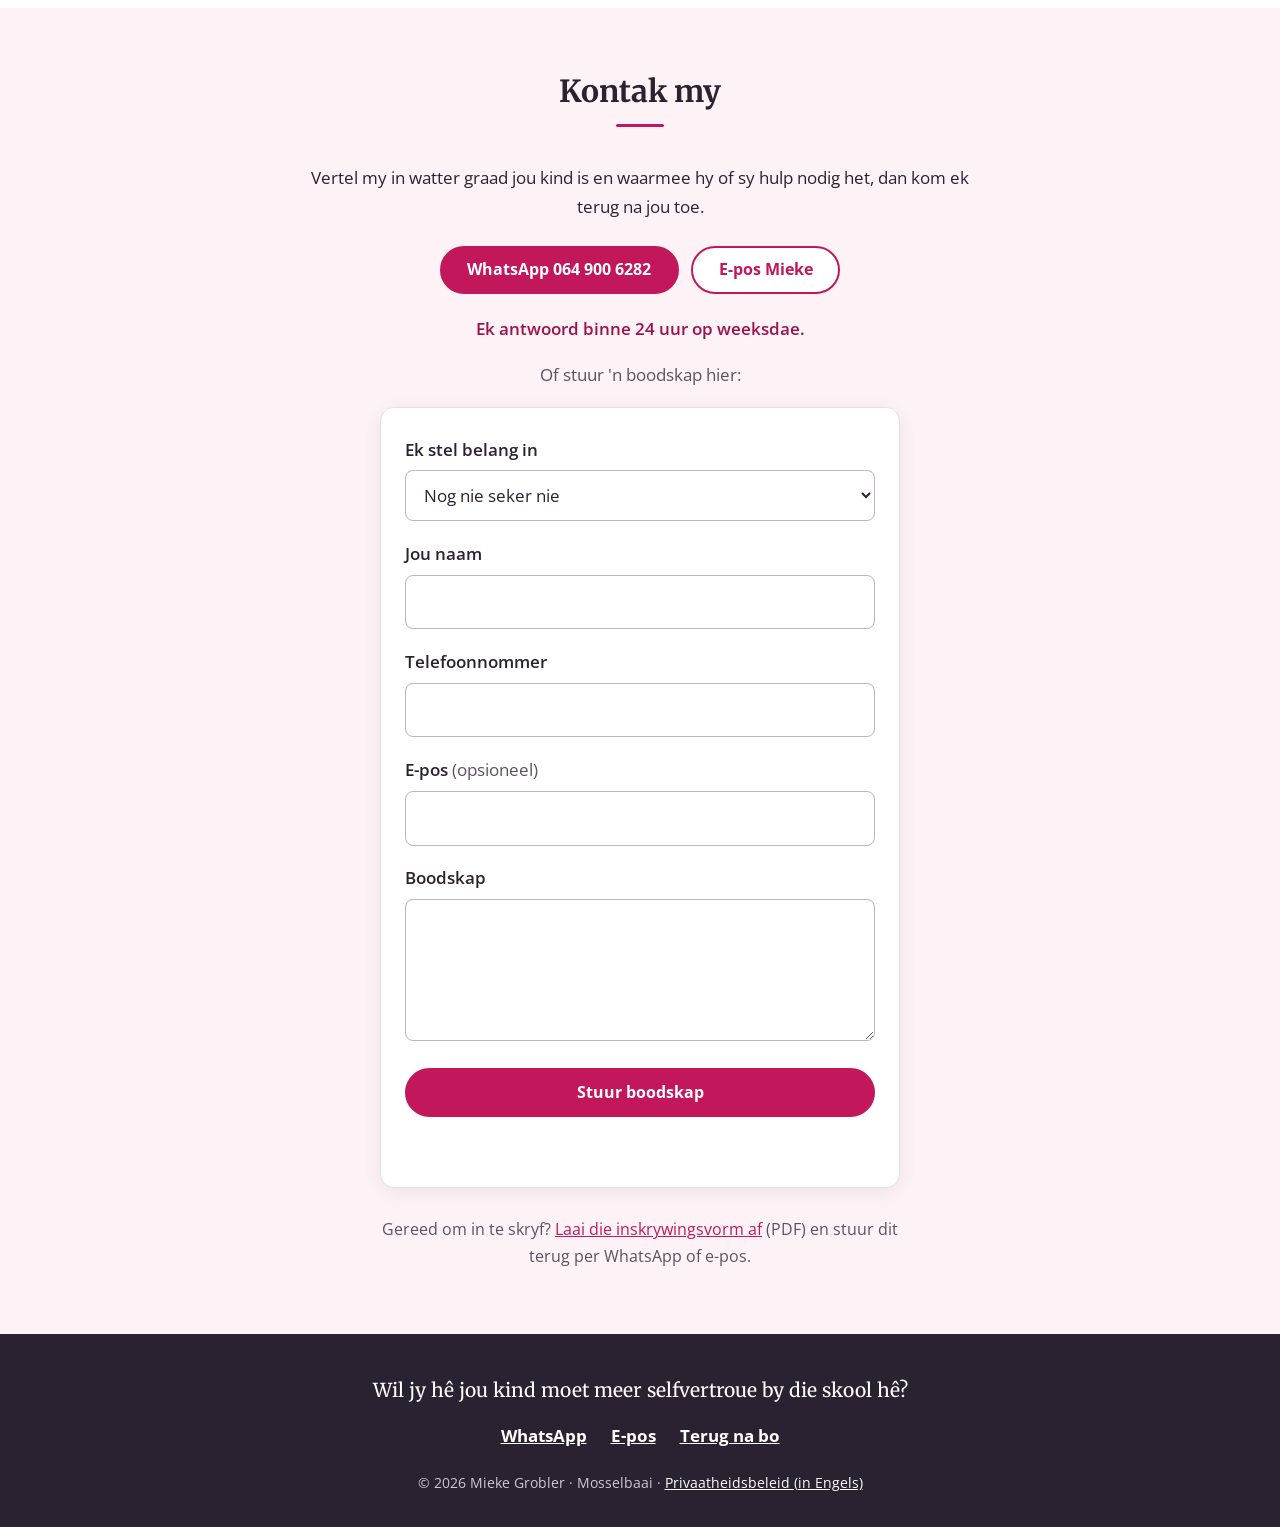
<file: afrikaans.html>
<!DOCTYPE html>
<html lang="af">
<head>
    <meta charset="UTF-8" />
    <meta name="viewport" content="width=device-width, initial-scale=1" />
    <title>Leesklasse en Ekstra Klasse in Mosselbaai | Mieke Grobler</title>
    <meta name="description" content="Leesklasse en ekstra klasse in Mosselbaai, in klein groepies of individueel: lees, Afrikaans, Engels, Wiskunde, Wiskundige Geletterdheid, huiswerk- en toetsvoorbereiding. Ervaring met AGHS, disleksie en outisme." />
    <meta property="og:type" content="website" />
    <meta property="og:title" content="Mieke Grobler | Leesklasse en Ekstra Klasse in Mosselbaai" />
    <meta property="og:description" content="Klein groepies, persoonlike aandag en leer met selfvertroue. Leesklasse vanaf R399 per maand, ekstra klasse R150 per uur." />
    <meta property="og:image" content="https://janvanriebeek.github.io/MiekeGroblerWebsite/mieke.jpg" />
    <meta property="og:locale" content="af_ZA" />
    <meta name="theme-color" content="#c2185b" />
    <script>document.documentElement.classList.add('js');</script>
    <link rel="preconnect" href="https://fonts.googleapis.com" />
    <link rel="preconnect" href="https://fonts.gstatic.com" crossorigin />
    <link href="https://fonts.googleapis.com/css2?family=Open+Sans:wght@400;600;700&family=Merriweather:wght@700;800&display=swap" rel="stylesheet" />
    <link rel="icon" href="data:image/svg+xml,%3Csvg xmlns='http://www.w3.org/2000/svg' viewBox='0 0 64 64'%3E%3Crect width='64' height='64' rx='14' fill='%23c2185b'/%3E%3Ctext x='32' y='45' font-family='Georgia,serif' font-size='38' font-weight='700' text-anchor='middle' fill='white'%3EM%3C/text%3E%3C/svg%3E" />
    <link rel="stylesheet" href="style.css" />
    <script type="application/ld+json">
    {
      "@context": "https://schema.org",
      "@type": "LocalBusiness",
      "name": "Mieke Grobler – Privaat Tutor",
      "description": "Leesklasse en ekstra klasse in Mosselbaai, met ondersteuning vir leerders met AGHS, disleksie en outisme.",
      "areaServed": "Mosselbaai",
      "address": { "@type": "PostalAddress", "addressLocality": "Mosselbaai", "addressRegion": "Wes-Kaap", "addressCountry": "ZA" },
      "telephone": "+27649006282",
      "email": "miekegrobler03@gmail.com",
      "image": "https://janvanriebeek.github.io/MiekeGroblerWebsite/mieke.jpg",
      "priceRange": "Ekstra klasse R150 per uur; leesklasse vanaf R399 per maand"
    }
    </script>
</head>
<body>

    <a class="skip-link" href="#main">Slaan oor na inhoud</a>

    <div id="notice" class="notice" role="status" hidden></div>

    <header class="site-header">
        <nav class="nav" aria-label="Hoof">
            <a class="nav-logo" href="#home">Mieke Grobler</a>
            <button class="nav-toggle" type="button" aria-expanded="false" aria-controls="nav-menu" aria-label="Kieslys">
                <span></span><span></span><span></span>
            </button>
            <ul id="nav-menu" class="nav-menu">
                <li><a href="#reading">Leesklasse</a></li>
                <li><a href="#extra">Ekstra klasse</a></li>
                <li><a href="#about">Oor my</a></li>
                <li><a href="#location">Ligging</a></li>
                <li><a class="lang-switch" href="index.html" lang="en" hreflang="en">English</a></li>
                <li><a class="nav-cta" href="#contact">Kontak</a></li>
            </ul>
        </nav>
    </header>

    <main id="main">

    <!-- Hero -->
    <section id="home" class="hero">
        <div class="hero-content">
            <p class="eyebrow hero-in">Mieke Grobler · Privaat Tutor</p>
            <h1 class="hero-in">Geduldige, <span class="mark">persoonlike<svg viewBox="0 0 200 12" preserveAspectRatio="none" aria-hidden="true"><path d="M3 8 C 40 2, 80 11, 120 6 S 180 4, 197 7" pathLength="1"/></svg></span> onderrig in Mosselbaai</h1>
            <p class="hero-lead hero-in">Leesklasse en ekstra klasse wat begrip en selfvertroue bou, in klein groepies of individueel, met ervare ondersteuning vir leerders met AGHS, disleksie en outisme.</p>
            <div class="hero-actions hero-in">
                <a class="btn btn-primary" data-wa href="https://wa.me/27649006282?text=Hallo%20Mieke%2C%20ek%20wil%20graag%20navraag%20doen%20oor%20klasse%20vir%20my%20kind." target="_blank" rel="noopener">
                    <svg class="icon" viewBox="0 0 24 24" aria-hidden="true"><path id="wa-path" fill="currentColor" d="M12 2a10 10 0 0 0-8.6 15.1L2 22l5-1.3A10 10 0 1 0 12 2Zm0 18.2a8.200 8.200 0 0 1-4.200-1.150l-.3-.18-3 .78.8-2.900-.2-.3A8.200 8.200 0 1 1 12 20.200Zm4.500-6.100c-.25-.120-1.460-.720-1.690-.800-.230-.080-.390-.120-.560.120-.160.250-.640.800-.780.970-.140.160-.290.180-.540.060a6.700 6.700 0 0 1-2-1.230 7.400 7.400 0 0 1-1.370-1.700c-.140-.250 0-.380.110-.500.110-.110.250-.290.370-.430.120-.140.160-.250.250-.410.080-.160.040-.310-.020-.430-.060-.120-.560-1.340-.760-1.840-.200-.480-.410-.420-.560-.420h-.480a.920.920 0 0 0-.660.310 2.800 2.800 0 0 0-.870 2.070c0 1.220.890 2.400 1.010 2.560.120.160 1.750 2.670 4.240 3.740.590.260 1.050.410 1.410.520.590.190 1.130.160 1.560.100.480-.070 1.460-.600 1.670-1.170.210-.580.210-1.070.140-1.170-.060-.110-.220-.170-.470-.290Z"/></svg>
                    WhatsApp Mieke
                </a>
                <a class="btn btn-secondary" href="#contact">Stuur 'n boodskap</a>
            </div>
            <ul class="hero-points hero-in">
                <li>Klein groepies</li>
                <li>Persoonlike aandag</li>
                <li>6 jaar ondervinding</li>
                <li>Afrikaans en Engels</li>
            </ul>
        </div>
    </section>

    <!-- Choose a path: reading classes or extra classes -->
    <section id="choose" class="section section-compact">
        <div class="container">
            <h2 class="reveal">Waarmee het jou kind hulp nodig?</h2>
            <div class="paths" role="group" aria-label="Waarmee het jou kind hulp nodig?">
                <button type="button" class="path reveal" data-path="reading" aria-pressed="false">
                    <span class="path-icon" aria-hidden="true"><svg viewBox="0 0 24 24"><path d="M12 6.500C10.300 5.200 8 4.500 5 4.500c-.800 0-1.500.100-2 .200v13.800c.500-.100 1.200-.200 2-.200 3 0 5.300.700 7 2 1.700-1.300 4-2 7-2 .800 0 1.500.100 2 .200V4.700c-.500-.100-1.200-.200-2-.200-3 0-5.300.700-7 2Zm-1 11.400c-1.600-.800-3.600-1.200-6-1.200V6.500c2.400 0 4.400.500 6 1.500v9.900Zm8-1.200c-2.400 0-4.400.400-6 1.200V8c1.600-1 3.600-1.500 6-1.500v10.200Z"/></svg></span>
                    <span class="path-title">Lees</span>
                    <span class="path-text">Leesvermoë, leesvloei, begrip, woordeskat en selfvertroue, in klein groepies.</span>
                    <span class="path-go">Leesklasse →</span>
                </button>
                <button type="button" class="path reveal" data-path="extra" aria-pressed="false">
                    <span class="path-icon" aria-hidden="true"><svg viewBox="0 0 24 24"><path d="M3 17.200V21h3.800L17.800 9.900l-3.700-3.700L3 17.200ZM20.700 7c.400-.400.400-1 0-1.400l-2.300-2.300c-.400-.400-1-.400-1.400 0l-1.800 1.800 3.700 3.700L20.700 7Z"/></svg></span>
                    <span class="path-title">Skoolwerk</span>
                    <span class="path-text">Wiskunde, Wiskundige Geletterdheid, huiswerk- en toetsvoorbereiding, individueel of in 'n klein groepie.</span>
                    <span class="path-go">Ekstra klasse →</span>
                </button>
            </div>
            <p class="paths-reset"><button type="button" id="path-reset" hidden>Wys albei opsies</button></p>
        </div>
    </section>

    <!-- Reading classes -->
    <section id="reading" class="section section-tint" data-service="reading">
        <div class="container">
            <h2 class="reveal">Leesklasse</h2>
            <div class="service-intro reveal">
                <p>Ons leesklasse is ontwerp om leerders se leesvermoë, leesvloei, begrip, woordeskat en selfvertroue te ontwikkel. Leerders werk in klein groepies en ontvang ouderdoms- en vlakgepaste ondersteuning.</p>
                <ul class="ticks">
                    <li>Lees- en taalondersteuning</li>
                    <li>Afrikaans en Engels</li>
                    <li>Klein groepies, volgens ouderdom en vlak</li>
                </ul>
            </div>
            <div class="plans">
                <article class="plan reveal">
                    <h3>Leesklas 1</h3>
                    <p class="plan-freq">1 sessie per week</p>
                    <p class="plan-price"><span class="price-amount">R399</span> per maand</p>
                </article>
                <article class="plan reveal">
                    <h3>Leesklas 2</h3>
                    <p class="plan-freq">2 sessies per week</p>
                    <p class="plan-price"><span class="price-amount">R599</span> per maand</p>
                </article>
                <article class="plan reveal">
                    <h3>Leesklas 3</h3>
                    <p class="plan-freq">3 sessies per week</p>
                    <p class="plan-price"><span class="price-amount">R799</span> per maand</p>
                </article>
            </div>
            <p class="fee-note reveal"><strong>Registrasiefooi:</strong> R100 eenmalig. Dit dek die aanvanklike leesassessering en opstel van die leerder se materiaal/program.</p>
            <p class="center"><a class="btn btn-primary" href="#contact" data-enquire="reading">Doen navraag oor leesklasse</a></p>
        </div>
    </section>

    <!-- Extra classes -->
    <section id="extra" class="section section-tint" data-service="extra">
        <div class="container">
            <h2 class="reveal">Ekstra klasse</h2>
            <div class="service-intro reveal">
                <p>Individuele of kleingroep-ekstra klasse word aangebied volgens die leerder se spesifieke behoeftes en skoolwerk.</p>
                <p class="rate"><span class="price-amount">R150</span> per uur per sessie</p>
            </div>
            <div class="grade-picker reveal" role="group" aria-label="Kies jou kind se graad">
                <p id="grade-prompt">In watter graad is jou kind?</p>
                <div class="grade-chips">
                    <button type="button" class="chip" data-grade="1-3" aria-pressed="false">Graad 1–3</button>
                    <button type="button" class="chip" data-grade="4-6" aria-pressed="false">Graad 4–6</button>
                    <button type="button" class="chip" data-grade="7-9" aria-pressed="false">Graad 7–9</button>
                    <button type="button" class="chip" data-grade="10-12" aria-pressed="false">Graad 10–12</button>
                </div>
                <p id="grade-result" class="grade-result" role="status" aria-live="polite"></p>
            </div>
            <div class="card-grid">
                <article class="card reveal" data-grades="1-3">
                    <p class="card-tag">Graad 1–3</p>
                    <h3>Fynmotoriese Ontwikkeling</h3>
                    <p>Prettige, praktiese sessies wat die klein spierbewegings ontwikkel wat nodig is vir skryf, knip en teken, en wat hand-oog-koördinasie, potloodgreep en beheer verbeter.</p>
                </article>
                <article class="card reveal" data-grades="1-3 4-6">
                    <p class="card-tag">Graad 1–6</p>
                    <h3>Wiskunde</h3>
                    <p>Begeleide ondersteuning met vermenigvuldiging, deling, breuke, probleemoplossing en woordsomme. Lesse word stap vir stap verduidelik, met baie oefening en voorbeelde uit die alledaagse lewe.</p>
                </article>
                <article class="card reveal" data-grades="10-12">
                    <p class="card-tag">Graad 10–12</p>
                    <h3>Wiskundige Geletterdheid</h3>
                    <p>Hoe wiskunde in die alledaagse lewe toegepas word: begrotings, rentekoerse, metings en meer. Praktiese probleemoplossing, duidelike verduidelikings en eksamenvoorbereiding.</p>
                </article>
                <article class="card reveal" data-grades="all">
                    <p class="card-tag">Alle grade</p>
                    <h3>Huiswerk- en Toetsvoorbereiding</h3>
                    <p>Hulp met huiswerk en voorbereiding vir toetse en eksamens: hersiening van kerninhoud, die aanleer van studiemetodes en die deurwerk van ou vraestelle.</p>
                </article>
                <article class="card reveal" data-grades="all">
                    <p class="card-tag">Alle grade</p>
                    <h3>Algemene Akademiese Ondersteuning</h3>
                    <p>Deurlopende ondersteuning met skoolwerk vir leerders wat moet inhaal of selfvertroue wil bou, aangepas by dit waarmee jou kind by die skool besig is.</p>
                </article>
            </div>
            <p class="center service-cta"><a class="btn btn-primary" href="#contact" data-enquire="extra">Doen navraag oor ekstra klasse</a></p>
        </div>
    </section>

    <!-- About -->
    <section id="about" class="section">
        <div class="container narrow">
            <h2 class="reveal">Oor Mieke</h2>
            <img class="about-photo reveal" src="mieke.jpg" alt="Mieke Grobler" width="220" height="220">
            <p class="reveal">Hallo, ek is Mieke Grobler, 'n passievolle en toegewyde onderwyser met 6 jaar ondervinding. Ek bied leesklasse aan, asook ekstra klasse vir leerders van Graad 1 tot Graad 12. My doel is om elke leerder se unieke leerreis te ondersteun deur 'n sterk grondslag te lê, selfvertroue te bou en 'n liefde vir leer aan te moedig.</p>
            <p class="reveal">Ek het uitgebreide ervaring met leerders met <strong>AGHS</strong>, <strong>disleksie</strong> en <strong>outisme</strong>. Ek verstaan hoe belangrik 'n kalm, ondersteunende en buigsame leeromgewing is, en ek gebruik geïndividualiseerde strategieë soos multisensoriese hulpmiddels, stap-vir-stap-leiding en 'n vaste roetine om elke kind te help om teen sy of haar eie tempo sukses te behaal.</p>
            <p class="reveal">Of jou kind nou moet inhaal, vir eksamens moet voorberei of deurlopende verryking soek, ek is hier om jou kind te help om sy of haar volle potensiaal te bereik.</p>
            <ul class="approach">
                <li class="reveal"><span class="approach-icon" aria-hidden="true"><svg viewBox="0 0 24 24"><path d="M12 21s-7-4.400-7-10a4 4 0 0 1 7-2.600A4 4 0 0 1 19 11c0 5.600-7 10-7 10Z"/></svg></span><strong>Kalm en ondersteunend</strong><span>'n Ontspanne ruimte waar dit veilig is om vrae te vra en foute te maak.</span></li>
                <li class="reveal"><span class="approach-icon" aria-hidden="true"><svg viewBox="0 0 24 24"><path d="M4 18h4v-4H4v4Zm6 0h4V9h-4v9Zm6 0h4V5h-4v13Z"/></svg></span><strong>Stap vir stap</strong><span>Werk word in klein, duidelike stappe opgedeel sodat niks oorweldigend voel nie.</span></li>
                <li class="reveal"><span class="approach-icon" aria-hidden="true"><svg viewBox="0 0 24 24"><circle cx="7" cy="8" r="3"/><rect x="13" y="5" width="6" height="6" rx="1"/><path d="M12 21l-4-7h8l-4 7Z"/></svg></span><strong>Multisensories</strong><span>Praktiese hulpmiddels waarmee leerders kan sien, hoor en doen, nie net lees nie.</span></li>
                <li class="reveal"><span class="approach-icon" aria-hidden="true"><svg viewBox="0 0 24 24"><path d="M12 4a8 8 0 1 0 8 8h-2a6 6 0 1 1-6-6V4Zm0 0 4 3-4 3V4Zm-1 4h2v5h-2V8Z"/></svg></span><strong>Vaste roetine</strong><span>'n Voorspelbare struktuur in elke les, teen jou kind se eie tempo.</span></li>
            </ul>
            <!-- QUALIFICATIONS: add more real details here once confirmed, e.g.
                 <ul class="credentials">
                     <li>Qualification and institution</li>
                     <li>SACE registration / police clearance</li>
                 </ul> -->
        </div>
    </section>

    <!-- Testimonials -->
    <section id="testimonials" class="section section-tint">
        <div class="container">
            <h2 class="reveal">Wat ouers sê</h2>
            <div class="quotes">
                <figure class="quote reveal">
                    <blockquote>Ons is ongelooflik tevrede met die vordering wat ons kind gemaak het. Sy het nie net beter begin presteer nie, maar het ook baie meer vertroue in haar eie vermoëns gekry. Ons kon regtig sien dat die ekstra ondersteuning ’n verskil maak. Die terugvoer en moeite wat met elke leerder gedoen word, beteken vir ons as ouers baie.</blockquote>
                    <figcaption>Ouer van ’n leerder</figcaption>
                </figure>
                <figure class="quote reveal">
                    <blockquote>Ons het ’n baie groot verskil in ons kind se houding teenoor Wiskunde gesien. Sy is baie meer selfversekerd en verstaan nou konsepte waarmee sy voorheen gesukkel het. Wat vir ons veral uitgestaan het, is die geduld en persoonlike aandag wat sy kry. Sy sien selfs nou uit na haar Wiskundelesse!</blockquote>
                    <figcaption>Ouer van ’n leerder</figcaption>
                </figure>
            </div>
        </div>
    </section>

    <!-- How it works -->
    <section id="how" class="section">
        <div class="container">
            <h2 class="reveal">Hoe dit werk</h2>
            <ol class="steps">
                <li class="reveal"><span class="step-num" aria-hidden="true">1</span><h3>Stuur 'n boodskap</h3><p>WhatsApp, e-pos of gebruik die vorm. Vertel my in watter graad jou kind is en waarmee hy of sy sukkel.</p></li>
                <li class="reveal"><span class="step-num" aria-hidden="true">2</span><h3>Ons gesels daaroor</h3><p>Ek kom terug na jou toe sodat ons kan uitwerk wat jou kind nodig het en watter klas die beste pas.</p></li>
                <li class="reveal"><span class="step-num" aria-hidden="true">3</span><h3>Die klasse begin</h3><p>Kleingroep- of individuele sessies teen jou kind se tempo, wat begrip en selfvertroue bou.</p></li>
            </ol>
        </div>
    </section>

    <!-- FAQ -->
    <section id="faq" class="section section-tint">
        <div class="container narrow">
            <h2 class="reveal">Algemene vrae</h2>
            <div class="faq">
                <details class="faq-item reveal">
                    <summary>Wat is die verskil tussen leesklasse en ekstra klasse?</summary>
                    <p>Leesklasse fokus op lees self: leesvermoë, leesvloei, begrip, woordeskat en selfvertroue, in klein groepies, in Afrikaans en Engels. Ekstra klasse help met skoolwerk soos Wiskunde, Wiskundige Geletterdheid, huiswerk- en toetsvoorbereiding, individueel of in 'n klein groepie.</p>
                </details>
                <details class="faq-item reveal">
                    <summary>Wat kos die klasse?</summary>
                    <p>Leesklasse kos R399, R599 of R799 per maand vir 1, 2 of 3 sessies per week, plus 'n eenmalige registrasiefooi van R100. Ekstra klasse kos R150 per uur per sessie.</p>
                </details>
                <details class="faq-item reveal">
                    <summary>Wat dek die registrasiefooi?</summary>
                    <p>Die eenmalige fooi van R100 geld vir leesklasse. Dit dek die aanvanklike leesassessering en die opstel van jou kind se materiaal en program.</p>
                </details>
                <details class="faq-item reveal">
                    <summary>My kind het AGHS, disleksie of outisme. Kan jy help?</summary>
                    <p>Ja. Ek het uitgebreide ervaring met leerders met AGHS, disleksie en outisme, en ek gebruik 'n kalm omgewing, multisensoriese hulpmiddels, stap-vir-stap-leiding en 'n vaste roetine.</p>
                </details>
                <details class="faq-item reveal">
                    <summary>Waar vind die klasse plaas?</summary>
                    <p>Klasse is in persoon in die Mosselbaai-omgewing. Kontak my, dan stuur ek aanwysings.</p>
                </details>
                <details class="faq-item reveal">
                    <summary>Wanneer word klasse aangebied?</summary>
                    <p>Klasse word Maandag tot Vrydag in die middae en Saterdagoggende aangebied. Presiese dae en tye word met elke gesin gereël.</p>
                </details>
                <details class="faq-item reveal">
                    <summary>Hoe werk betaling?</summary>
                    <p>Leesklasse word maandeliks vooruit betaal en ekstra klasse per sessie, per EFT of kontant. Bankbesonderhede word gestuur wanneer jy inskryf.</p>
                </details>
                <details class="faq-item reveal">
                    <summary>Wat as my kind 'n klas mis?</summary>
                    <p>Laat weet my asseblief minstens 24 uur vooraf. Met kennisgewing reël ons waar moontlik 'n inhaalklas.</p>
                </details>
                <details class="faq-item reveal">
                    <summary>Hoe skryf ek my kind in?</summary>
                    <p>Stuur 'n boodskap per WhatsApp, e-pos of die vorm hier onder. Sodra ons op die regte klas besluit het, <a href="inskrywingsvorm.pdf" download>laai die inskrywingsvorm af</a>, vul dit in en stuur dit terug per WhatsApp of e-pos.</p>
                </details>
            </div>
        </div>
    </section>

    <!-- Location -->
    <section id="location" class="section">
        <div class="container narrow center">
            <h2 class="reveal">Ligging</h2>
            <p class="location-name reveal">Mosselbaai-omgewing</p>
            <p>Klasse is in persoon. Kontak my vir aanwysings.</p>
        </div>
    </section>

    <!-- Contact -->
    <section id="contact" class="section section-tint">
        <div class="container narrow">
            <h2 class="reveal">Kontak my</h2>
            <p class="center">Vertel my in watter graad jou kind is en waarmee hy of sy hulp nodig het, dan kom ek terug na jou toe.</p>
            <div class="contact-quick reveal">
                <a class="btn btn-primary" data-wa href="https://wa.me/27649006282?text=Hallo%20Mieke%2C%20ek%20wil%20graag%20navraag%20doen%20oor%20klasse%20vir%20my%20kind." target="_blank" rel="noopener">WhatsApp 064 900 6282</a>
                <a class="btn btn-secondary" href="mailto:miekegrobler03@gmail.com">E-pos Mieke</a>
            </div>
            <p id="reply-hours" class="center reply-hours" hidden></p>
            <p class="center form-intro">Of stuur 'n boodskap hier:</p>
            <form id="contact-form" class="contact-form reveal" action="https://formspree.io/f/xblynzdd" method="POST">
                <div class="form-group">
                    <label for="service">Ek stel belang in</label>
                    <select id="service" name="service">
                        <option value="Nog nie seker nie">Nog nie seker nie</option>
                        <option value="Leesklasse" data-path="reading">Leesklasse</option>
                        <option value="Ekstra klasse" data-path="extra">Ekstra klasse</option>
                    </select>
                </div>
                <div class="form-group">
                    <label for="name">Jou naam</label>
                    <input type="text" id="name" name="name" autocomplete="name" required>
                </div>
                <div class="form-group">
                    <label for="phone">Telefoonnommer</label>
                    <input type="tel" id="phone" name="phone" autocomplete="tel" inputmode="tel" required>
                </div>
                <div class="form-group">
                    <label for="email">E-pos <span class="optional">(opsioneel)</span></label>
                    <input type="email" id="email" name="email" autocomplete="email">
                </div>
                <div class="form-group">
                    <label for="message">Boodskap</label>
                    <textarea id="message" name="message" rows="4" required></textarea>
                </div>
                <input type="hidden" name="_subject" value="Nuwe navraag vanaf die Mieke Grobler-webwerf (Afrikaans)">
                <button type="submit" class="btn btn-primary">Stuur boodskap</button>
                <p id="form-status" class="form-status" role="status" aria-live="polite"></p>
            </form>
            <p class="center enrol-note">Gereed om in te skryf? <a href="inskrywingsvorm.pdf" download>Laai die inskrywingsvorm af</a> (PDF) en stuur dit terug per WhatsApp of e-pos.</p>
        </div>
    </section>

    </main>

    <a class="wa-float" data-wa href="https://wa.me/27649006282?text=Hallo%20Mieke%2C%20ek%20wil%20graag%20navraag%20doen%20oor%20klasse%20vir%20my%20kind." target="_blank" rel="noopener" aria-label="WhatsApp Mieke">
        <svg viewBox="0 0 24 24" aria-hidden="true"><use href="#wa-path"/></svg>
    </a>

    <footer class="site-footer">
        <p class="footer-cta">Wil jy hê jou kind moet meer selfvertroue by die skool hê?</p>
        <p class="footer-links">
            <a href="https://wa.me/27649006282" target="_blank" rel="noopener">WhatsApp</a>
            <a href="mailto:miekegrobler03@gmail.com">E-pos</a>
            <a href="#home">Terug na bo</a>
        </p>
        <p class="footer-small">&copy; 2026 Mieke Grobler · Mosselbaai · <a href="privacy.html">Privaatheidsbeleid (in Engels)</a></p>
    </footer>

    <script src="settings.js"></script>
    <script src="site.js"></script>
</body>
</html>
</file>
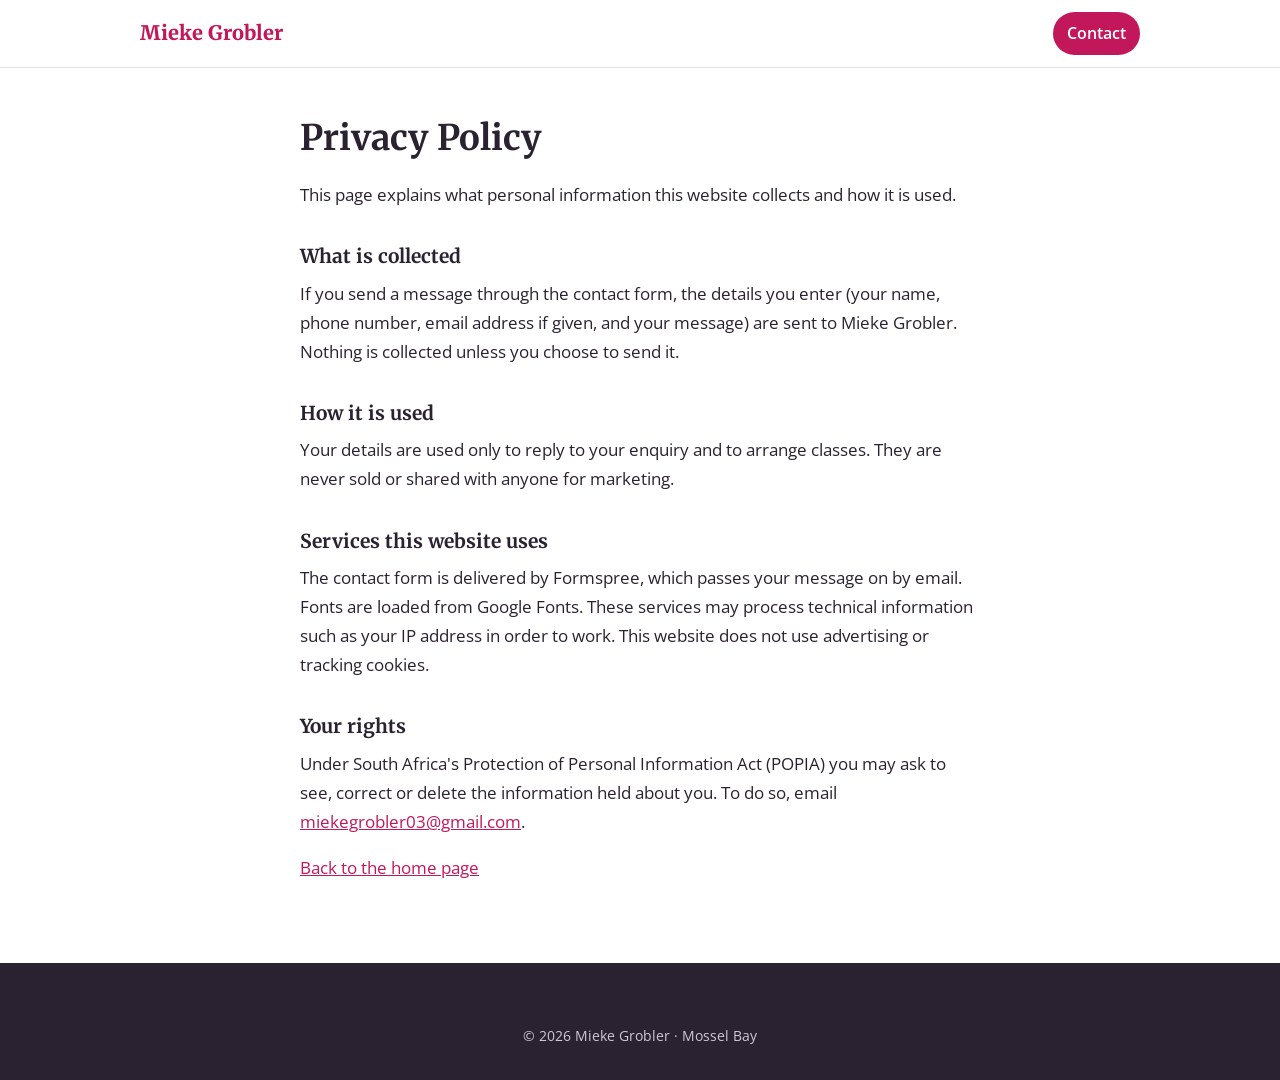
<file: privacy.html>
<!DOCTYPE html>
<html lang="en">
<head>
    <meta charset="UTF-8" />
    <meta name="viewport" content="width=device-width, initial-scale=1" />
    <title>Privacy Policy | Mieke Grobler, Private Tutor</title>
    <meta name="robots" content="noindex" />
    <link rel="preconnect" href="https://fonts.googleapis.com" />
    <link rel="preconnect" href="https://fonts.gstatic.com" crossorigin />
    <link href="https://fonts.googleapis.com/css2?family=Open+Sans:wght@400;600;700&family=Merriweather:wght@700;800&display=swap" rel="stylesheet" />
    <link rel="icon" href="data:image/svg+xml,%3Csvg xmlns='http://www.w3.org/2000/svg' viewBox='0 0 64 64'%3E%3Crect width='64' height='64' rx='14' fill='%23c2185b'/%3E%3Ctext x='32' y='45' font-family='Georgia,serif' font-size='38' font-weight='700' text-anchor='middle' fill='white'%3EM%3C/text%3E%3C/svg%3E" />
    <link rel="stylesheet" href="style.css" />
</head>
<body>
    <header class="site-header">
        <nav class="nav" aria-label="Main">
            <a class="nav-logo" href="index.html">Mieke Grobler</a>
            <ul class="nav-menu" style="display:flex;position:static;flex-direction:row;padding:0;border:0;box-shadow:none;">
                <li><a class="nav-cta" href="index.html#contact">Contact</a></li>
            </ul>
        </nav>
    </header>

    <main class="page">
        <div class="container narrow">
            <h1>Privacy Policy</h1>
            <p>This page explains what personal information this website collects and how it is used.</p>

            <h2>What is collected</h2>
            <p>If you send a message through the contact form, the details you enter (your name, phone number, email address if given, and your message) are sent to Mieke Grobler. Nothing is collected unless you choose to send it.</p>

            <h2>How it is used</h2>
            <p>Your details are used only to reply to your enquiry and to arrange classes. They are never sold or shared with anyone for marketing.</p>

            <h2>Services this website uses</h2>
            <p>The contact form is delivered by Formspree, which passes your message on by email. Fonts are loaded from Google Fonts. These services may process technical information such as your IP address in order to work. This website does not use advertising or tracking cookies.</p>

            <h2>Your rights</h2>
            <p>Under South Africa's Protection of Personal Information Act (POPIA) you may ask to see, correct or delete the information held about you. To do so, email <a href="mailto:miekegrobler03@gmail.com">miekegrobler03@gmail.com</a>.</p>

            <p><a href="index.html">Back to the home page</a></p>
        </div>
    </main>

    <footer class="site-footer">
        <p class="footer-small">&copy; 2026 Mieke Grobler · Mossel Bay</p>
    </footer>
</body>
</html>
</file>
<file: style.css>
/* Mieke Grobler | Private Tutor */

:root {
    --pink: #c2185b;          /* brand accent: buttons, links, small highlights */
    --pink-dark: #9c1349;
    --blush: #fdf2f6;         /* soft tinted section background */
    --blush-border: #f3d3df;
    --text: #2a2230;
    --text-soft: #5b5261;
    --white: #fff;
    --border: #e6e1e8;
    --radius: 14px;
    --shadow: 0 4px 18px rgba(42, 34, 48, 0.07);
}

*, *::before, *::after { box-sizing: border-box; }

html { scroll-behavior: smooth; scroll-padding-top: 76px; }

body {
    margin: 0;
    background: var(--white);
    color: var(--text);
    font-family: 'Open Sans', Arial, sans-serif;
    font-size: 1.0625rem;
    line-height: 1.7;
    -webkit-font-smoothing: antialiased;
}

h1, h2, h3 {
    font-family: 'Merriweather', Georgia, serif;
    line-height: 1.25;
    margin: 0 0 0.6em;
    text-wrap: balance;
}

p { margin: 0 0 1em; }

a { color: var(--pink); }
a:hover { color: var(--pink-dark); }

:focus-visible { outline: 3px solid var(--pink); outline-offset: 3px; }

.skip-link {
    position: absolute;
    left: -9999px;
    top: 0;
    background: var(--text);
    color: var(--white);
    padding: 0.6em 1em;
    z-index: 200;
}
.skip-link:focus { left: 0; }

.container { max-width: 1040px; margin: 0 auto; padding: 0 20px; }
.container.narrow { max-width: 720px; }
.center { text-align: center; }

/* --- Header and navigation --- */
.site-header {
    position: sticky;
    top: 0;
    z-index: 100;
    background: rgba(255, 255, 255, 0.94);
    backdrop-filter: blur(8px);
    border-bottom: 1px solid var(--border);
}

.nav {
    position: relative;
    display: flex;
    align-items: center;
    justify-content: space-between;
    max-width: 1040px;
    margin: 0 auto;
    padding: 12px 20px;
}

.nav-logo {
    font-family: 'Merriweather', Georgia, serif;
    font-weight: 800;
    font-size: 1.25rem;
    color: var(--pink);
    text-decoration: none;
}

.nav-menu {
    display: flex;
    align-items: center;
    gap: 4px;
    list-style: none;
    margin: 0;
    padding: 0;
}

.nav-menu a {
    display: block;
    padding: 8px 14px;
    border-radius: 999px;
    color: var(--text);
    font-weight: 600;
    font-size: 0.98rem;
    text-decoration: none;
}
.nav-menu a:hover { background: var(--blush); color: var(--pink-dark); }

.nav-menu a.nav-cta { background: var(--pink); color: var(--white); margin-left: 6px; }
.nav-menu a.nav-cta:hover { background: var(--pink-dark); color: var(--white); }

.nav-menu a.lang-switch { border: 1.5px solid var(--blush-border); font-size: 0.9rem; padding: 6px 12px; margin-left: 6px; }
.nav-menu a.lang-switch:hover { border-color: var(--pink); }

.nav-toggle {
    display: none;
    width: 44px;
    height: 44px;
    padding: 10px;
    background: none;
    border: 1px solid var(--border);
    border-radius: 10px;
    cursor: pointer;
}
.nav-toggle span {
    display: block;
    height: 2px;
    margin: 5px 0;
    background: var(--text);
    border-radius: 2px;
}

/* --- Buttons --- */
.btn {
    display: inline-flex;
    align-items: center;
    justify-content: center;
    gap: 0.5em;
    padding: 0.8em 1.6em;
    border-radius: 999px;
    border: 2px solid var(--pink);
    font-family: inherit;
    font-size: 1rem;
    font-weight: 700;
    line-height: 1.2;
    text-decoration: none;
    cursor: pointer;
    transition: background 0.15s ease, color 0.15s ease, border-color 0.15s ease;
}
.btn-primary { background: var(--pink); color: var(--white); }
.btn-primary:hover { background: var(--pink-dark); border-color: var(--pink-dark); color: var(--white); }
.btn-secondary { background: var(--white); color: var(--pink); }
.btn-secondary:hover { background: var(--blush); color: var(--pink-dark); }
.btn[disabled] { opacity: 0.6; cursor: default; }
.icon { width: 1.25em; height: 1.25em; flex: none; }

/* --- Hero --- */
.hero {
    background:
        linear-gradient(rgba(255, 255, 255, 0.86), rgba(253, 242, 246, 0.92)),
        url('heap-nice-stationery_23-2147864663.avif') center / cover no-repeat;
    border-bottom: 1px solid var(--blush-border);
    padding: 72px 20px 64px;
    text-align: center;
}
.hero-content { max-width: 760px; margin: 0 auto; }

.eyebrow {
    color: var(--pink);
    font-weight: 700;
    font-size: 0.9rem;
    letter-spacing: 0.08em;
    text-transform: uppercase;
    margin-bottom: 0.8em;
}

.hero h1 { font-size: clamp(2rem, 5vw, 3rem); font-weight: 800; margin-bottom: 0.5em; }

.hero-lead { font-size: 1.15rem; color: var(--text-soft); max-width: 640px; margin: 0 auto 1.6em; }

.hero-actions { display: flex; flex-wrap: wrap; justify-content: center; gap: 12px; margin-bottom: 1.8em; }

.hero-points {
    display: flex;
    flex-wrap: wrap;
    justify-content: center;
    gap: 8px 12px;
    list-style: none;
    margin: 0;
    padding: 0;
    font-size: 0.95rem;
    font-weight: 600;
}
.hero-points li {
    background: var(--white);
    border: 1px solid var(--blush-border);
    border-radius: 999px;
    padding: 4px 14px;
}

/* --- Sections --- */
.section { padding: 64px 0; }
.section-tint { background: var(--blush); }

.section h2 { font-size: clamp(1.5rem, 3.5vw, 1.9rem); text-align: center; margin-bottom: 1.2em; }
.section h2::after {
    content: '';
    display: block;
    width: 48px;
    height: 3px;
    margin: 14px auto 0;
    background: var(--pink);
    border-radius: 2px;
}

/* About */
.about-photo {
    display: block;
    width: 220px;
    height: 220px;
    margin: 0 auto 1.6em;
    border-radius: 50%;
    object-fit: cover;
    border: 5px solid var(--white);
    box-shadow: 0 0 0 3px var(--pink), 0 14px 30px rgba(42, 34, 48, 0.16);
}
.credentials { padding-left: 1.2em; }

/* Classes */
.card-grid { display: grid; grid-template-columns: repeat(auto-fit, minmax(280px, 1fr)); gap: 20px; }

.card {
    background: var(--white);
    border: 1px solid var(--blush-border);
    border-radius: var(--radius);
    box-shadow: var(--shadow);
    padding: 24px;
}
.card h3 { font-size: 1.15rem; margin-bottom: 0.5em; }
.card p:last-child { margin-bottom: 0; color: var(--text-soft); font-size: 0.98rem; }
.card-tag {
    display: inline-block;
    background: var(--blush);
    color: var(--pink-dark);
    border-radius: 999px;
    padding: 2px 12px;
    font-size: 0.82rem;
    font-weight: 700;
    margin-bottom: 0.8em;
}

/* Testimonials */
.quotes { display: grid; grid-template-columns: repeat(auto-fit, minmax(300px, 1fr)); gap: 24px; }
.quote {
    position: relative;
    display: flex;
    flex-direction: column;
    margin: 0;
    padding: 44px 28px 26px;
    background: var(--blush);
    border-radius: var(--radius);
}
.quote::before {
    content: '\201C';
    position: absolute;
    top: 2px;
    left: 20px;
    font-family: 'Merriweather', Georgia, serif;
    font-size: 4.5rem;
    line-height: 1;
    color: var(--pink);
    opacity: 0.35;
}
.quote blockquote { margin: 0 0 1em; flex: 1; }
.quote figcaption { font-weight: 700; color: var(--pink-dark); font-size: 0.95rem; }
.quote figcaption::before { content: '\2014\00a0'; }
.quotes-note { margin: 1.2em 0 0; text-align: center; color: var(--text-soft); font-size: 0.88rem; }
.js .quotes .reveal:nth-child(2) { transition-delay: 0.12s; }

/* Prices */
.price-card {
    max-width: 420px;
    margin: 0 auto;
    padding: 32px 24px;
    text-align: center;
    border: 1px solid var(--blush-border);
    border-radius: var(--radius);
    box-shadow: var(--shadow);
}
.price { font-size: 1.1rem; color: var(--text-soft); margin-bottom: 0.4em; }
.price-amount {
    font-family: 'Merriweather', Georgia, serif;
    font-size: 2.6rem;
    font-weight: 800;
    color: var(--text);
}
.price-card .btn { margin-top: 0.6em; }

/* Location */
.location-name { font-size: 1.25rem; font-weight: 700; margin-bottom: 0.3em; }

/* Contact */
.contact-quick { display: flex; flex-wrap: wrap; justify-content: center; gap: 12px; margin: 1.4em 0 2em; }
.form-intro { color: var(--text-soft); }

.contact-form {
    max-width: 520px;
    margin: 0 auto;
    padding: 28px 24px;
    border: 1px solid var(--border);
    border-radius: var(--radius);
    box-shadow: var(--shadow);
}
.form-group { margin-bottom: 1.1em; }
.form-group label { display: block; font-weight: 600; margin-bottom: 0.35em; }
.optional { font-weight: 400; color: var(--text-soft); }
.form-group input,
.form-group select,
.form-group textarea {
    width: 100%;
    padding: 0.7em 0.8em;
    border: 1px solid #bdb5c2;
    border-radius: 8px;
    font: inherit;
    color: var(--text);
    background: var(--white);
}
.form-group input:focus,
.form-group select:focus,
.form-group textarea:focus {
    outline: none;
    border-color: var(--pink);
    box-shadow: 0 0 0 3px rgba(194, 24, 91, 0.18);
}
.contact-form .btn { width: 100%; }
.form-status { margin: 1em 0 0; text-align: center; font-weight: 600; min-height: 1.5em; }
.form-status.success { color: #1b6e3c; }
.form-status.error { color: #b3261e; }

/* --- Footer --- */
.site-footer { background: var(--text); color: var(--white); text-align: center; padding: 40px 20px 32px; }
.site-footer a { color: var(--white); }
.footer-cta { font-family: 'Merriweather', Georgia, serif; font-size: 1.2rem; margin-bottom: 0.8em; }
.footer-links { display: flex; flex-wrap: wrap; justify-content: center; gap: 8px 24px; font-weight: 700; }
.footer-small { font-size: 0.9rem; color: #cfc8d4; margin: 1.4em 0 0; }

/* --- Motion --- */
.site-header { transition: box-shadow 0.25s ease; }
.site-header.scrolled { box-shadow: 0 6px 20px rgba(42, 34, 48, 0.08); }

.nav-menu a { transition: background 0.2s ease, color 0.2s ease; }
.nav-menu a.current:not(.nav-cta) { background: var(--blush); color: var(--pink-dark); }

.btn { transition: background 0.15s ease, color 0.15s ease, border-color 0.15s ease, transform 0.15s ease, box-shadow 0.15s ease; }
.btn:hover { transform: translateY(-2px); box-shadow: 0 8px 18px rgba(194, 24, 91, 0.22); }
.btn:active { transform: translateY(0); box-shadow: none; }

.card { transition: opacity 0.6s ease, transform 0.6s cubic-bezier(0.2, 0.7, 0.2, 1), box-shadow 0.25s ease, border-color 0.25s ease; }
.card:hover { transform: translateY(-4px); box-shadow: 0 12px 28px rgba(42, 34, 48, 0.12); border-color: var(--pink); }

/* Hero: lines rise in one after another when the page opens */
@keyframes rise-in {
    from { opacity: 0; transform: translateY(18px); }
    to   { opacity: 1; transform: none; }
}
.hero-in { animation: rise-in 0.7s cubic-bezier(0.2, 0.7, 0.2, 1) both; }
.hero-in:nth-child(2) { animation-delay: 0.1s; }
.hero-in:nth-child(3) { animation-delay: 0.2s; }
.hero-in:nth-child(4) { animation-delay: 0.3s; }
.hero-in:nth-child(5) { animation-delay: 0.4s; }

/* Hero background drifts very slowly */
@keyframes drift {
    from { background-position: center, 50% 40%; }
    to   { background-position: center, 50% 60%; }
}
.hero { animation: drift 24s ease-in-out infinite alternate; }

/* Sections fade up as they scroll into view. Only hidden when scripts run. */
.js .reveal { opacity: 0; transform: translateY(22px); }
.js .reveal:not(.card) { transition: opacity 0.6s ease, transform 0.6s cubic-bezier(0.2, 0.7, 0.2, 1); }
.js .reveal.in { opacity: 1; transform: none; }
.js .card.reveal.in:hover { transform: translateY(-4px); }
.js .card-grid .reveal:nth-child(2) { transition-delay: 0.08s; }
.js .card-grid .reveal:nth-child(3) { transition-delay: 0.16s; }
.js .card-grid .reveal:nth-child(4) { transition-delay: 0.08s; }
.js .card-grid .reveal:nth-child(5) { transition-delay: 0.16s; }

/* Heading underline draws itself in */
.js .section h2.reveal::after { transform: scaleX(0); transition: transform 0.6s ease 0.25s; }
.js .section h2.reveal.in::after { transform: scaleX(1); }

/* --- Headline underline, drawn like a pen stroke --- */
.mark { position: relative; display: inline-block; white-space: nowrap; }
.mark svg { position: absolute; left: 0; bottom: -0.16em; width: 100%; height: 0.32em; overflow: visible; }
.mark path { fill: none; stroke: var(--pink); stroke-width: 3; stroke-linecap: round; vector-effect: non-scaling-stroke; stroke-dasharray: 1; stroke-dashoffset: 1; animation: draw 0.9s ease 0.9s forwards; }
@keyframes draw { to { stroke-dashoffset: 0; } }

/* --- Approach grid --- */
.approach { display: grid; grid-template-columns: repeat(2, 1fr); gap: 16px; list-style: none; margin: 2em 0 0; padding: 0; }
.approach li { display: grid; grid-template-columns: 44px 1fr; column-gap: 14px; align-items: start; padding: 18px; background: var(--blush); border-radius: var(--radius); }
.approach-icon { grid-row: span 2; display: grid; place-items: center; width: 44px; height: 44px; border-radius: 50%; background: var(--white); }
.approach-icon svg { width: 22px; height: 22px; fill: var(--pink); }
.approach strong { font-family: 'Merriweather', Georgia, serif; font-size: 1rem; }
.approach li > span:last-child { color: var(--text-soft); font-size: 0.95rem; line-height: 1.55; }
.js .approach .reveal:nth-child(2) { transition-delay: 0.08s; }
.js .approach .reveal:nth-child(3) { transition-delay: 0.16s; }
.js .approach .reveal:nth-child(4) { transition-delay: 0.24s; }

/* --- Grade picker --- */
.grade-picker { text-align: center; margin-bottom: 28px; }
.grade-picker p { margin-bottom: 0.7em; font-weight: 600; }
.grade-chips { display: flex; flex-wrap: wrap; justify-content: center; gap: 8px; }
.chip {
    padding: 8px 18px;
    border: 2px solid var(--blush-border);
    border-radius: 999px;
    background: var(--white);
    color: var(--text);
    font: inherit;
    font-weight: 600;
    font-size: 0.95rem;
    cursor: pointer;
    transition: background 0.15s ease, color 0.15s ease, border-color 0.15s ease, transform 0.15s ease;
}
.chip:hover { border-color: var(--pink); transform: translateY(-1px); }
.chip[aria-pressed="true"] { background: var(--pink); border-color: var(--pink); color: var(--white); }
.grade-result { min-height: 1.7em; margin: 0.8em 0 0; color: var(--pink-dark); }
.js .card-grid .card.dim { order: 1; opacity: 0.32; transform: scale(0.97); box-shadow: none; }
.js .card-grid .card.match { border-color: var(--pink); box-shadow: 0 10px 26px rgba(194, 24, 91, 0.16); }

/* --- How it works --- */
.steps { display: grid; grid-template-columns: repeat(3, 1fr); gap: 28px; list-style: none; margin: 0; padding: 0; text-align: center; }
.steps li { position: relative; }
.step-num {
    position: relative;
    z-index: 1;
    display: grid;
    place-items: center;
    width: 52px;
    height: 52px;
    margin: 0 auto 16px;
    border-radius: 50%;
    background: var(--pink);
    color: var(--white);
    font-family: 'Merriweather', Georgia, serif;
    font-weight: 800;
    font-size: 1.2rem;
    box-shadow: 0 0 0 6px var(--blush);
}
.steps li:not(:last-child)::after { content: ''; position: absolute; top: 25px; left: calc(50% + 40px); width: calc(100% - 52px); height: 2px; background: var(--blush-border); transform-origin: left; }
.js .steps li.reveal:not(:last-child)::after { transform: scaleX(0); transition: transform 0.7s ease 0.4s; }
.js .steps li.reveal.in:not(:last-child)::after { transform: scaleX(1); }
.steps h3 { font-size: 1.1rem; margin-bottom: 0.4em; }
.steps p { color: var(--text-soft); font-size: 0.98rem; margin: 0; }
.js .steps .reveal:nth-child(2) { transition-delay: 0.15s; }
.js .steps .reveal:nth-child(3) { transition-delay: 0.3s; }

.price-card, .contact-form { background: var(--white); }

/* --- Floating WhatsApp button --- */
.wa-float {
    position: fixed;
    right: 18px;
    bottom: 18px;
    z-index: 90;
    display: grid;
    place-items: center;
    width: 58px;
    height: 58px;
    border-radius: 50%;
    background: #128c4a;
    color: #fff;
    box-shadow: 0 8px 22px rgba(18, 140, 74, 0.38);
    opacity: 0;
    transform: translateY(16px) scale(0.9);
    pointer-events: none;
    transition: opacity 0.3s ease, transform 0.3s ease, background 0.15s ease;
}
.wa-float.show { opacity: 1; transform: none; pointer-events: auto; }
.wa-float:hover { background: #0e743d; color: #fff; transform: scale(1.07); }
.wa-float svg { width: 30px; height: 30px; }
.wa-float::before { content: ''; position: absolute; inset: 0; border-radius: 50%; border: 2px solid #128c4a; animation: ping 2.6s ease-out infinite; }
@keyframes ping { 0% { transform: scale(1); opacity: 0.7; } 70%, 100% { transform: scale(1.55); opacity: 0; } }

/* --- Path chooser: reading classes or extra classes --- */
.section-compact { padding: 56px 0 48px; }
.paths { display: grid; grid-template-columns: repeat(2, 1fr); gap: 20px; max-width: 860px; margin: 0 auto; }
.path {
    display: grid;
    grid-template-columns: 56px 1fr;
    column-gap: 16px;
    row-gap: 4px;
    align-items: start;
    padding: 24px;
    text-align: left;
    font: inherit;
    color: var(--text);
    background: var(--white);
    border: 2px solid var(--blush-border);
    border-radius: var(--radius);
    box-shadow: var(--shadow);
    cursor: pointer;
}
.js .path.reveal { transition: opacity 0.6s ease, transform 0.6s cubic-bezier(0.2, 0.7, 0.2, 1), border-color 0.2s ease, box-shadow 0.2s ease, background 0.2s ease; }
.js .path.reveal:nth-child(2) { transition-delay: 0.1s; }
.path:hover, .js .path.reveal.in:hover { border-color: var(--pink); transform: translateY(-4px); box-shadow: 0 14px 30px rgba(194, 24, 91, 0.16); }
.path[aria-pressed="true"] { border-color: var(--pink); background: var(--blush); }
.path-icon { grid-row: span 3; display: grid; place-items: center; width: 56px; height: 56px; border-radius: 50%; background: var(--blush); transition: background 0.2s ease; }
.path[aria-pressed="true"] .path-icon { background: var(--white); }
.path-icon svg { width: 28px; height: 28px; fill: var(--pink); }
.path-title { font-family: 'Merriweather', Georgia, serif; font-weight: 700; font-size: 1.3rem; line-height: 1.3; }
.path-text { color: var(--text-soft); font-size: 0.98rem; line-height: 1.55; }
.path-go { margin-top: 6px; color: var(--pink); font-weight: 700; font-size: 0.95rem; }
.paths-reset { text-align: center; margin: 20px 0 0; min-height: 1.7em; }
.paths-reset button { font: inherit; font-weight: 600; font-size: 0.95rem; color: var(--pink); background: none; border: 0; padding: 4px 8px; text-decoration: underline; cursor: pointer; }

/* --- Service sections --- */
.service-intro { max-width: 720px; margin: 0 auto 32px; text-align: center; }
.ticks { display: flex; flex-wrap: wrap; justify-content: center; gap: 8px 12px; list-style: none; margin: 1.2em 0 0; padding: 0; font-weight: 600; font-size: 0.95rem; }
.ticks li { background: var(--white); border: 1px solid var(--blush-border); border-radius: 999px; padding: 4px 14px 4px 12px; }
.ticks li::before { content: '\2713'; color: var(--pink); font-weight: 700; margin-right: 6px; }

.plans { display: grid; grid-template-columns: repeat(3, 1fr); gap: 20px; max-width: 860px; margin: 0 auto; }
.plan { background: var(--white); border: 1px solid var(--blush-border); border-radius: var(--radius); box-shadow: var(--shadow); padding: 28px 20px; text-align: center; }
.js .plan.reveal { transition: opacity 0.6s ease, transform 0.6s cubic-bezier(0.2, 0.7, 0.2, 1), box-shadow 0.25s ease, border-color 0.25s ease; }
.js .plans .reveal:nth-child(2) { transition-delay: 0.1s; }
.js .plans .reveal:nth-child(3) { transition-delay: 0.2s; }
.plan:hover, .js .plan.reveal.in:hover { transform: translateY(-4px); box-shadow: 0 12px 28px rgba(42, 34, 48, 0.12); border-color: var(--pink); }
.plan h3 { font-size: 1.1rem; margin-bottom: 0.3em; }
.plan-freq { color: var(--pink-dark); font-weight: 700; font-size: 0.95rem; margin-bottom: 0.9em; }
.plan-price { margin: 0; color: var(--text-soft); }
.plan .price-amount { display: block; font-size: 2.3rem; line-height: 1.2; }
.fee-note { max-width: 720px; margin: 24px auto 28px; text-align: center; color: var(--text-soft); font-size: 0.98rem; }
.fee-note strong { color: var(--text); }

.rate { display: inline-block; margin: 0.6em 0 0; padding: 10px 26px; background: var(--white); border: 1px solid var(--blush-border); border-radius: var(--radius); box-shadow: var(--shadow); color: var(--text-soft); }
.rate .price-amount { font-size: 2rem; margin-right: 4px; }
.service-cta { margin: 32px 0 0; }

/* Quotes sit on a tinted section now */
.section-tint .quote { background: var(--white); box-shadow: var(--shadow); }

/* Contact extras */
.form-group select { appearance: auto; }
.enrol-note { margin: 28px auto 0; max-width: 520px; color: var(--text-soft); font-size: 0.98rem; }

/* --- Notice bar (text comes from settings.js) --- */
.notice { background: var(--text); color: var(--white); text-align: center; font-weight: 600; font-size: 0.95rem; padding: 10px 20px; }

/* --- FAQ --- */
.faq { display: grid; gap: 12px; }
.faq-item { background: var(--white); border: 1px solid var(--blush-border); border-radius: var(--radius); box-shadow: var(--shadow); }
.faq-item summary {
    display: flex;
    align-items: center;
    justify-content: space-between;
    gap: 16px;
    padding: 18px 22px;
    font-weight: 700;
    cursor: pointer;
    list-style: none;
}
.faq-item summary::-webkit-details-marker { display: none; }
.faq-item summary::after {
    content: '';
    flex: none;
    width: 10px;
    height: 10px;
    border-right: 2.5px solid var(--pink);
    border-bottom: 2.5px solid var(--pink);
    transform: rotate(45deg);
    transition: transform 0.25s ease;
    margin-top: -4px;
}
.faq-item[open] summary::after { transform: rotate(-135deg); margin-top: 4px; }
.faq-item summary:hover { color: var(--pink-dark); }
.faq-item p { margin: 0; padding: 0 22px 20px; color: var(--text-soft); }
@keyframes faq-open { from { opacity: 0; transform: translateY(-6px); } to { opacity: 1; transform: none; } }
.faq-item[open] p { animation: faq-open 0.3s ease; }

.reply-hours { font-weight: 600; color: var(--pink-dark); margin-top: -0.8em; }

/* --- Plain text pages (privacy policy) --- */
.page { padding: 48px 0 64px; }
.page h1 { font-size: clamp(1.7rem, 4vw, 2.2rem); }
.page h2 { font-size: 1.2rem; margin-top: 1.8em; }

/* --- Phones and small tablets --- */
@media (max-width: 900px) {
    .nav-toggle { display: block; }
    .nav-menu {
        display: none;
        position: absolute;
        top: 100%;
        left: 0;
        right: 0;
        flex-direction: column;
        align-items: stretch;
        gap: 2px;
        padding: 10px 20px 16px;
        background: var(--white);
        border-bottom: 1px solid var(--border);
        box-shadow: 0 12px 20px rgba(42, 34, 48, 0.08);
    }
    .nav-menu.open { display: flex; }
    .nav-menu a { padding: 12px 14px; border-radius: 10px; }
    .nav-menu a.nav-cta { margin: 6px 0 0; text-align: center; }
    .nav-menu a.lang-switch { margin: 6px 0 0; padding: 10px 14px; text-align: center; }

    .hero { padding: 48px 20px 44px; }
    .section { padding: 48px 0; }
    .hero-actions .btn, .contact-quick .btn { width: 100%; }
    .approach, .paths { grid-template-columns: 1fr; }
    .steps { grid-template-columns: 1fr; gap: 32px; }
    .plans { grid-template-columns: 1fr; max-width: 420px; }
    .steps li:not(:last-child)::after { display: none; }
}

@media (prefers-reduced-motion: reduce) {
    html { scroll-behavior: auto; }
    .btn, .card, .site-header, .nav-menu a { transition: none; }
    .btn:hover, .card:hover, .js .card.reveal.in:hover { transform: none; }
    .hero, .hero-in, .wa-float::before { animation: none; }
    .faq-item[open] p { animation: none; }
    .faq-item summary::after { transition: none; }
    .mark path { animation: none; stroke-dashoffset: 0; }
    .chip, .wa-float, .path-icon, .js .path.reveal, .js .plan.reveal { transition: none; }
    .path:hover, .js .path.reveal.in:hover, .plan:hover, .js .plan.reveal.in:hover { transform: none; }
    .js .steps li.reveal:not(:last-child)::after { transform: none; transition: none; }
    .js .reveal { opacity: 1; transform: none; transition: none; }
    .js .section h2.reveal::after { transform: none; transition: none; }
}
</file>
